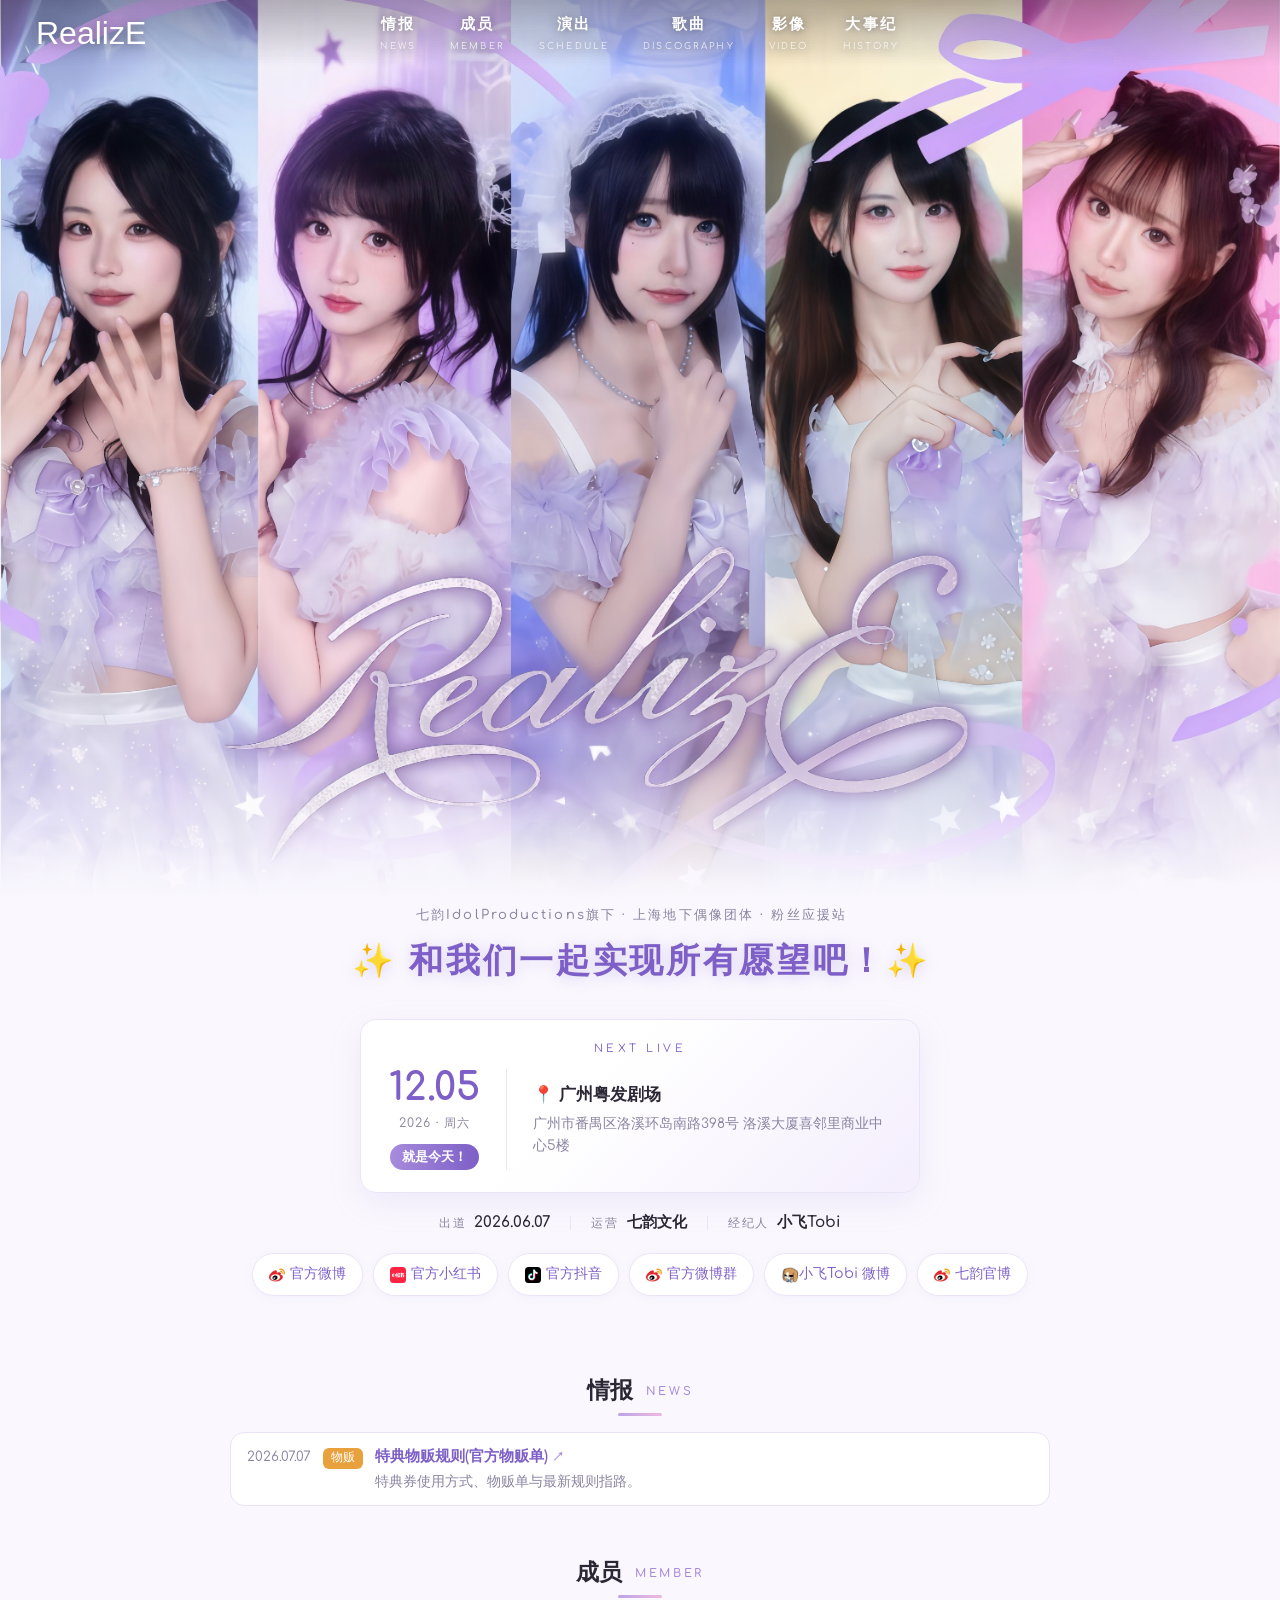
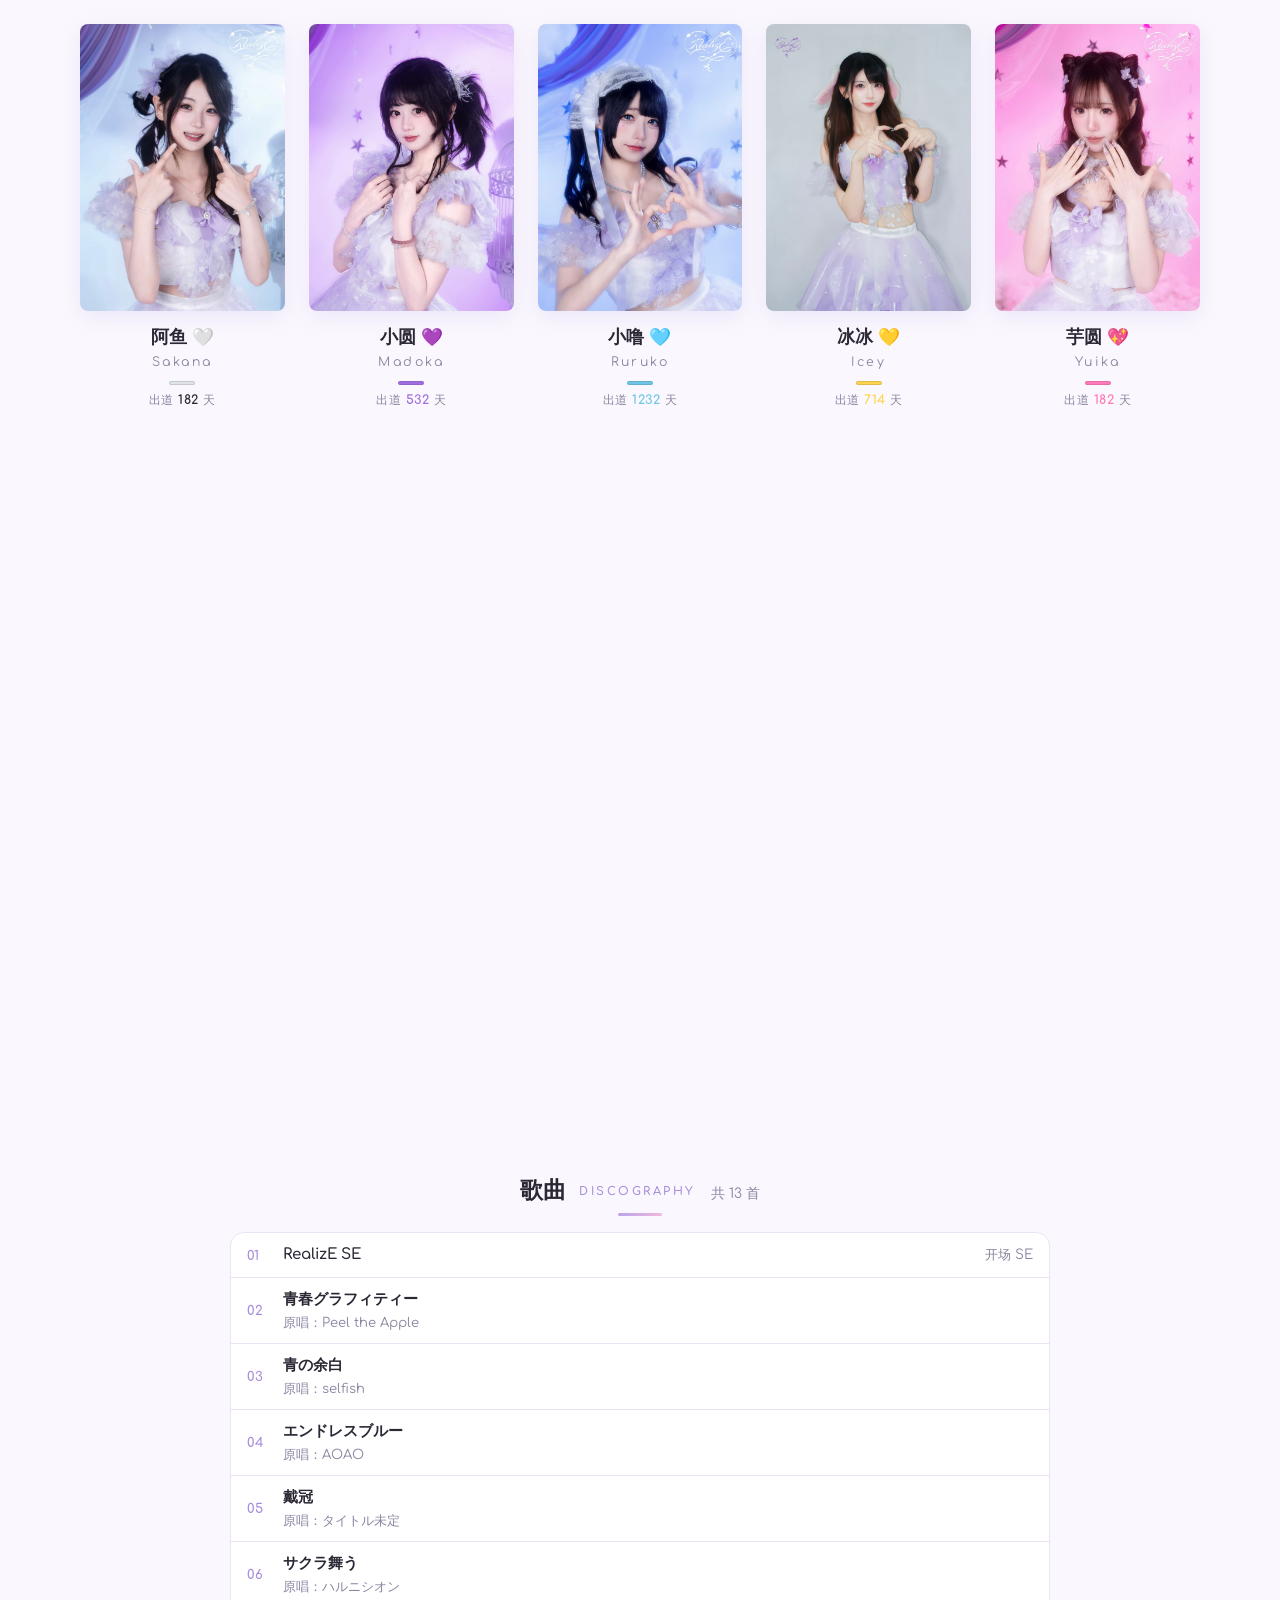
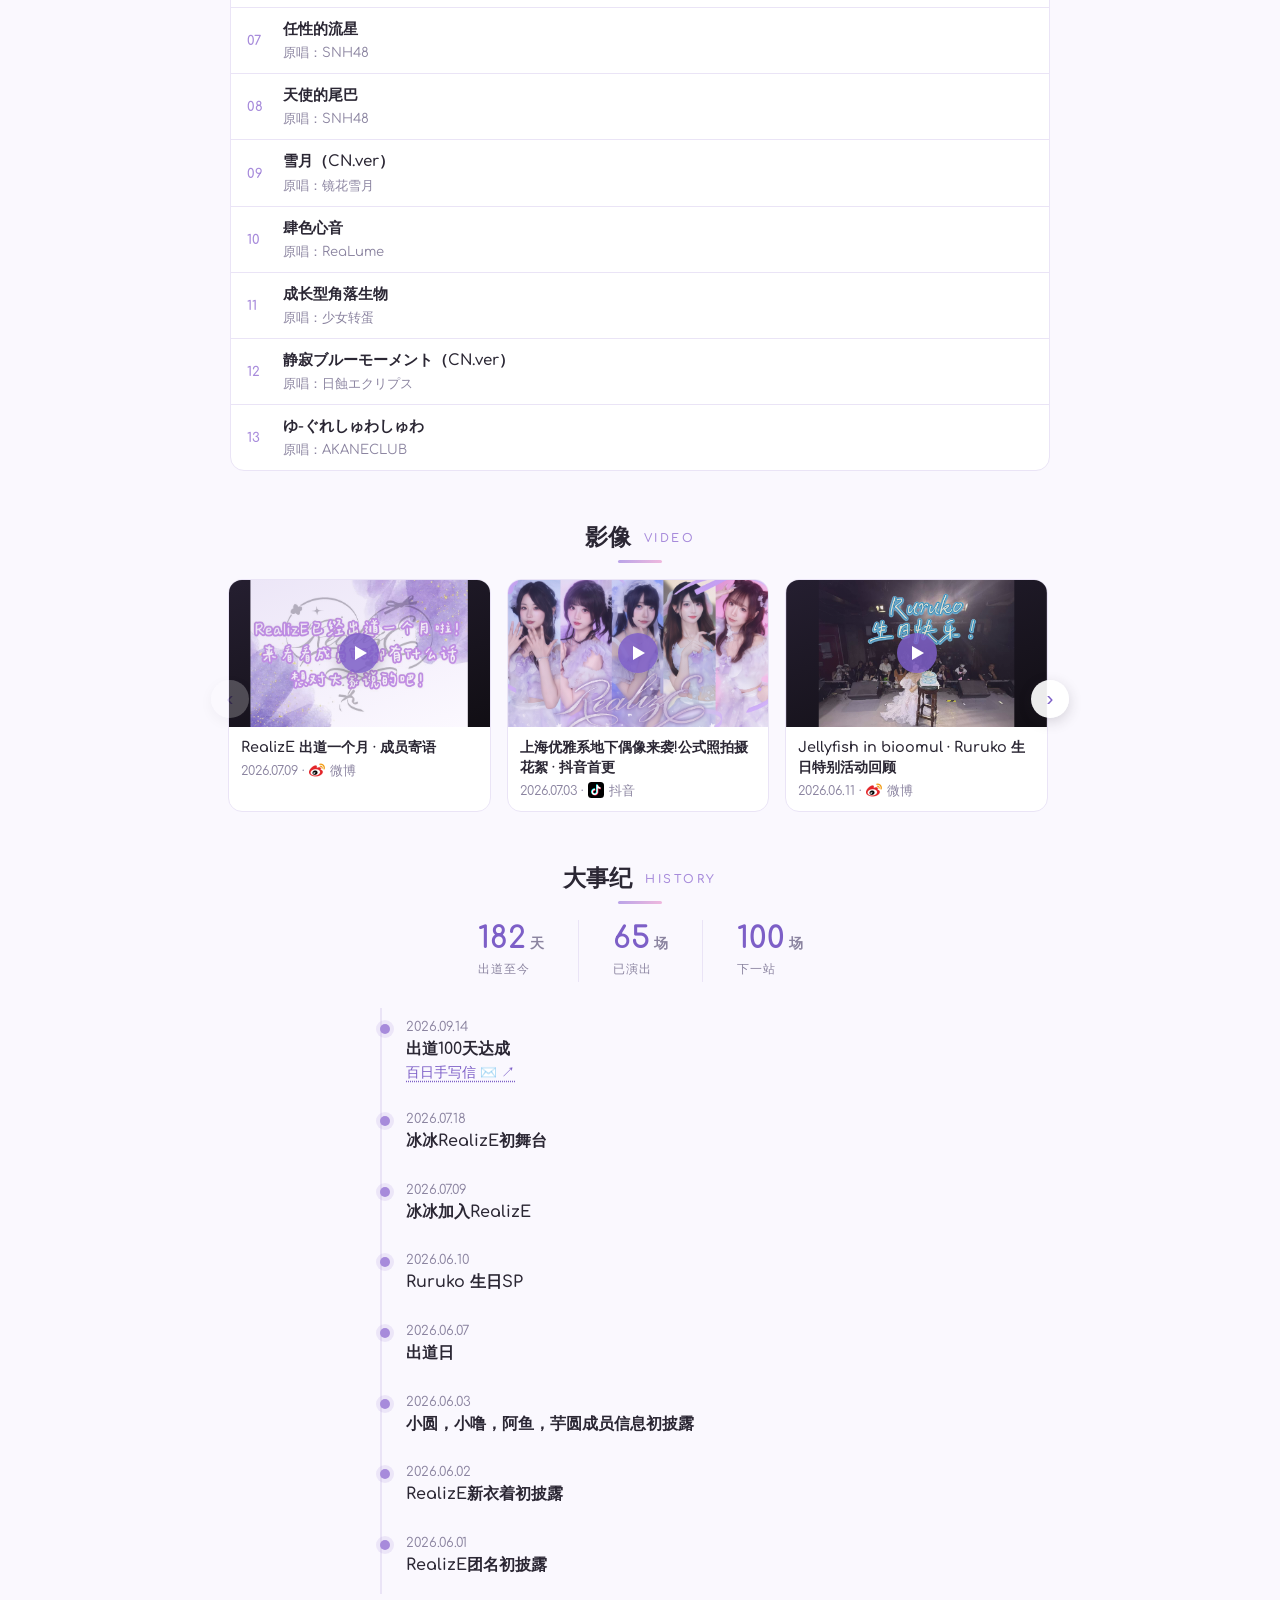
<file: index.html>
<!DOCTYPE html>
<html lang="zh-CN">
<head>
  <meta charset="UTF-8">
  <meta name="viewport" content="width=device-width, initial-scale=1.0">
  <title>RealizE ✨</title>
  <link rel="icon" href="assets/favicon.png">
  <link rel="preconnect" href="https://fonts.googleapis.com">
  <link rel="preconnect" href="https://fonts.gstatic.com" crossorigin>
  <link rel="stylesheet" href="https://fonts.googleapis.com/css2?family=Comfortaa:wght@400;600;700&display=swap">
  <link rel="stylesheet" href="css/style.css">
  <!-- 百度统计:仅正式域名加载,本地预览不计数 -->
  <script>
    var _hmt = _hmt || [];
    (function () {
      if (!/(^|\.)realizefansite\.com$/.test(location.hostname)) return;
      var hm = document.createElement("script");
      hm.src = "https://hm.baidu.com/hm.js?3ab5be72068299e30c27701fbe90d489";
      var s = document.getElementsByTagName("script")[0];
      s.parentNode.insertBefore(hm, s);
    })();
  </script>
</head>
<body>

  <nav class="topnav">
    <a href="#top" class="nav-logo">RealizE</a>
    <div class="nav-links">
      <a href="#sec-news"><span class="zh">情报</span><span class="en">News</span></a>
      <a href="#sec-member"><span class="zh">成员</span><span class="en">Member</span></a>
      <a href="#sec-schedule"><span class="zh">演出</span><span class="en">Schedule</span></a>
      <a href="#sec-songs"><span class="zh">歌曲</span><span class="en">Discography</span></a>
      <a href="#sec-video"><span class="zh">影像</span><span class="en">Video</span></a>
      <a href="#sec-history"><span class="zh">大事纪</span><span class="en">History</span></a>
    </div>
  </nav>

  <header class="hero-full" id="top">
    <img class="hero-photo" src="assets/group-photo.jpg" alt="RealizE 公式照">
  </header>

  <section class="hero-info">
    <p id="group-tagline" class="tagline"></p>
    <h1 id="group-name"></h1>
    <div id="next-show" class="next-show"></div>
    <div id="group-sub" class="facts"></div>
    <p id="group-links" class="sub"></p>
  </section>

  <main>
    <section id="sec-news">
      <h2>情报 <span class="h2-en">NEWS</span></h2>
      <div id="news" class="news"></div>
    </section>

    <section id="sec-member" class="sec-center">
      <h2>成员 <span class="h2-en">MEMBER</span></h2>
      <div id="members" class="members"></div>
    </section>

    <section id="sec-schedule">
      <h2>演出档案 <span class="h2-en">SCHEDULE</span> <span id="show-count" class="h2-sub"></span></h2>
      <div class="view-toggle" id="view-toggle">
        <button data-view="cal" class="on">📅 日历</button>
        <button data-view="list">📋 列表</button>
        <button type="button" id="ics-btn" class="ics-btn" title="把演出日程同步到手机日历">🔔 订阅</button>
      </div>
      <div class="view-toggle kind-toggle" id="kind-toggle">
        <button data-kind="all" class="on">全部</button>
        <button data-kind="show">🎤 演出</button>
        <button data-kind="mile">🎉 纪念日</button>
      </div>
      <div id="filters" class="filters"></div>
      <div id="calendar" class="cal"></div>
      <div id="shows" class="shows" hidden></div>
      <div id="pager" class="pager" hidden></div>
    </section>

    <section id="sec-songs">
      <h2>歌曲 <span class="h2-en">DISCOGRAPHY</span> <span id="song-count" class="h2-sub"></span></h2>
      <div id="songs" class="songs"></div>
    </section>

    <section id="sec-video">
      <h2>影像 <span class="h2-en">VIDEO</span></h2>
      <div class="videos-wrap">
        <button id="vid-prev" class="vid-nav prev" title="上一批" hidden>‹</button>
        <div id="videos" class="videos"></div>
        <button id="vid-next" class="vid-nav next" title="下一批" hidden>›</button>
      </div>
    </section>

    <section id="sec-history">
      <h2>大事纪 <span class="h2-en">HISTORY</span></h2>
      <div id="stats" class="stats"></div>
      <div id="timeline" class="timeline"></div>
    </section>
  </main>

  <div id="show-modal" class="modal-mask" hidden>
    <div class="modal show-dlg">
      <button id="show-modal-close" class="modal-close" title="关闭">✕</button>
      <div id="show-modal-body" class="show-dlg-body"></div>
    </div>
  </div>

  <div id="member-modal" class="modal-mask" hidden>
    <button id="modal-prev" class="modal-nav prev" title="上一位">‹</button>
    <div class="modal">
      <button id="modal-close" class="modal-close" title="关闭">✕</button>
      <div id="modal-body" class="modal-body"></div>
    </div>
    <button id="modal-next" class="modal-nav next" title="下一位">›</button>
  </div>

  <footer>
    <div class="disclaimer">
      <p>本站为粉丝自发创建的非官方应援站，与 RealizE、七韵文化（七韵IdolProductions）及各位成员
        均无隶属、合作或授权关系，站内内容不代表官方立场。</p>
      <p>演出、日程、成员等信息均为手工整理，可能存在错误或更新滞后，
        一切请以<a href="https://weibo.com/n/RealizE_Project" target="_blank" rel="noopener">官方微博</a>等官方渠道发布为准。
        本站不提供票务交易，请通过官方公布的渠道购票。</p>
      <p>站内 logo、公式照等图片素材版权归原权利人所有，仅作粉丝应援用途。
        如权利人认为本站内容不妥，请联系<a href="https://weibo.com/n/银河系最美的银河" target="_blank" rel="noopener">粉丝站管理员微博</a>，将第一时间处理；
        官方事务可联系七韵官方邮箱 septavehr@yofuki.art。</p>
    </div>
    <div id="edit-link" class="data-links" hidden><a href="edit.html">✏️ 编辑数据（本地）</a></div>
  </footer>

  <script src="js/fallback.js"></script>
  <script src="js/derive.js"></script>
  <script src="js/app.js"></script>
</body>
</html>
</file>
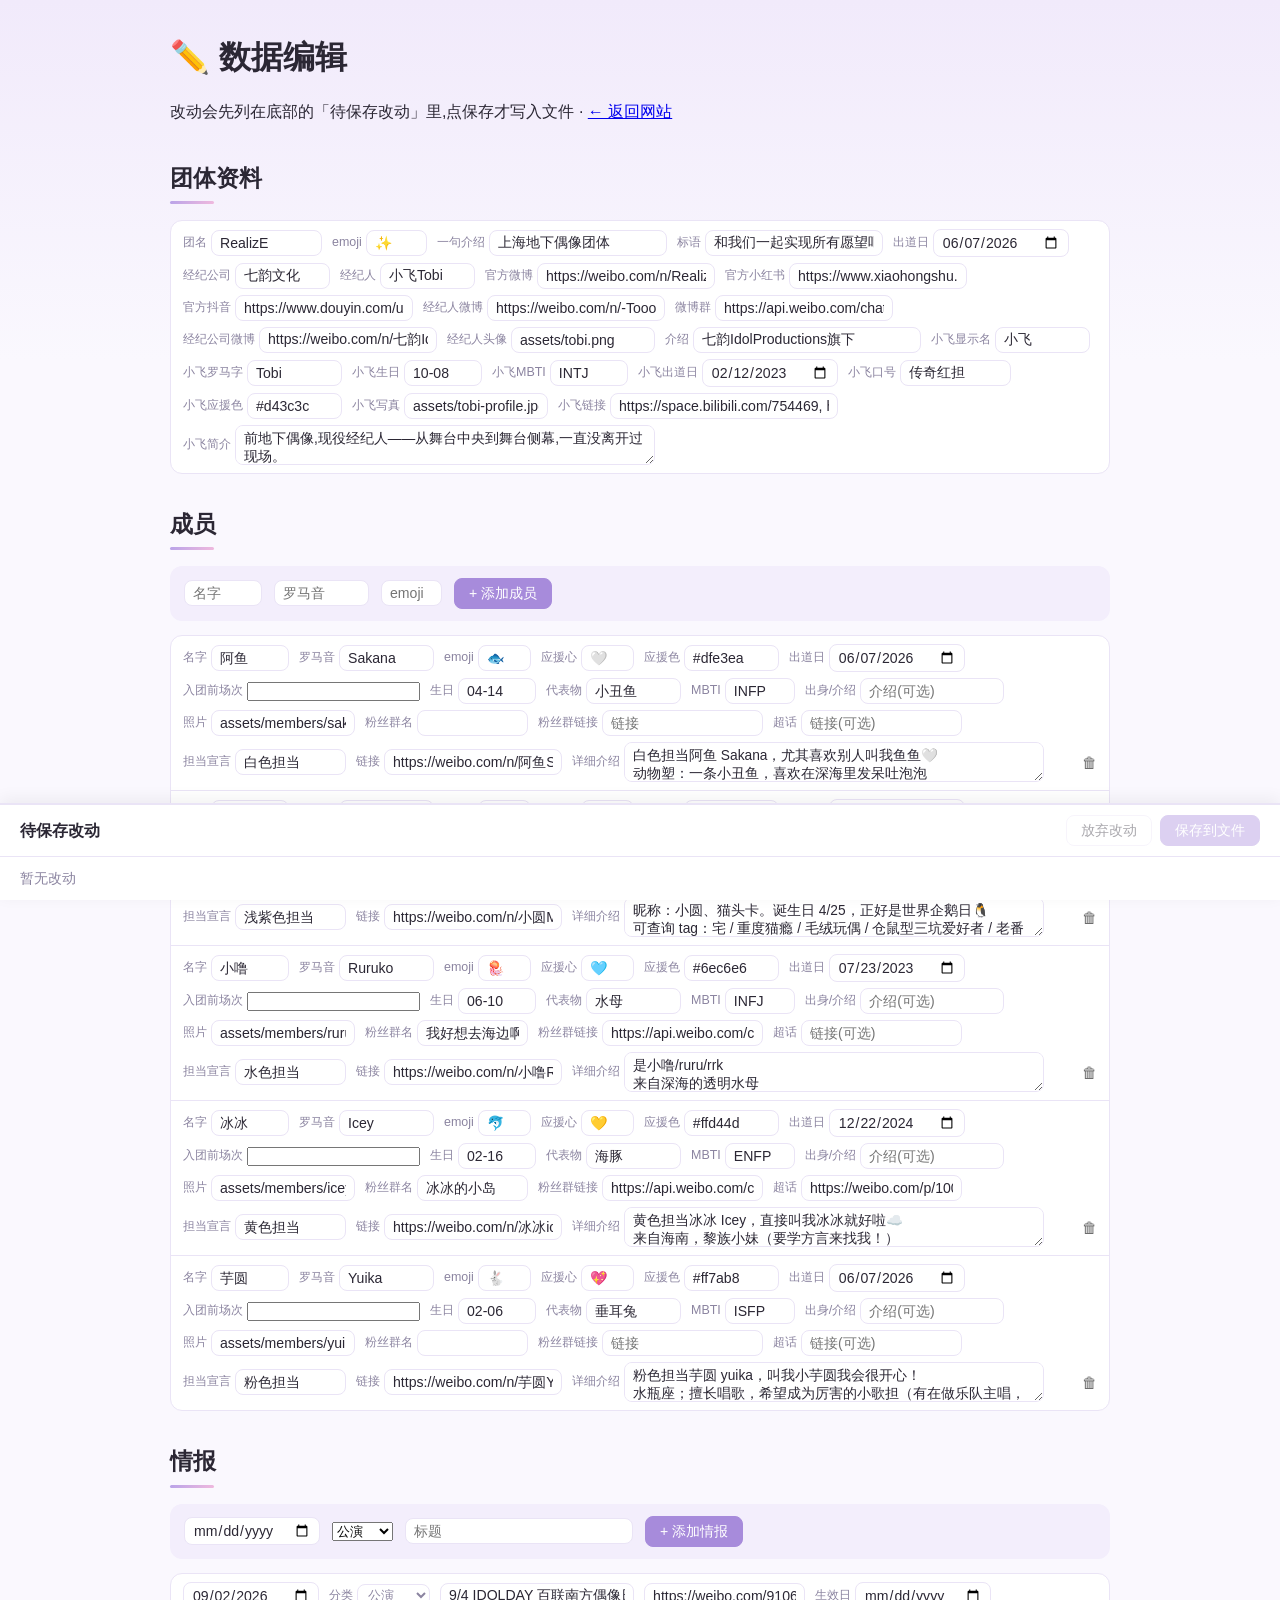
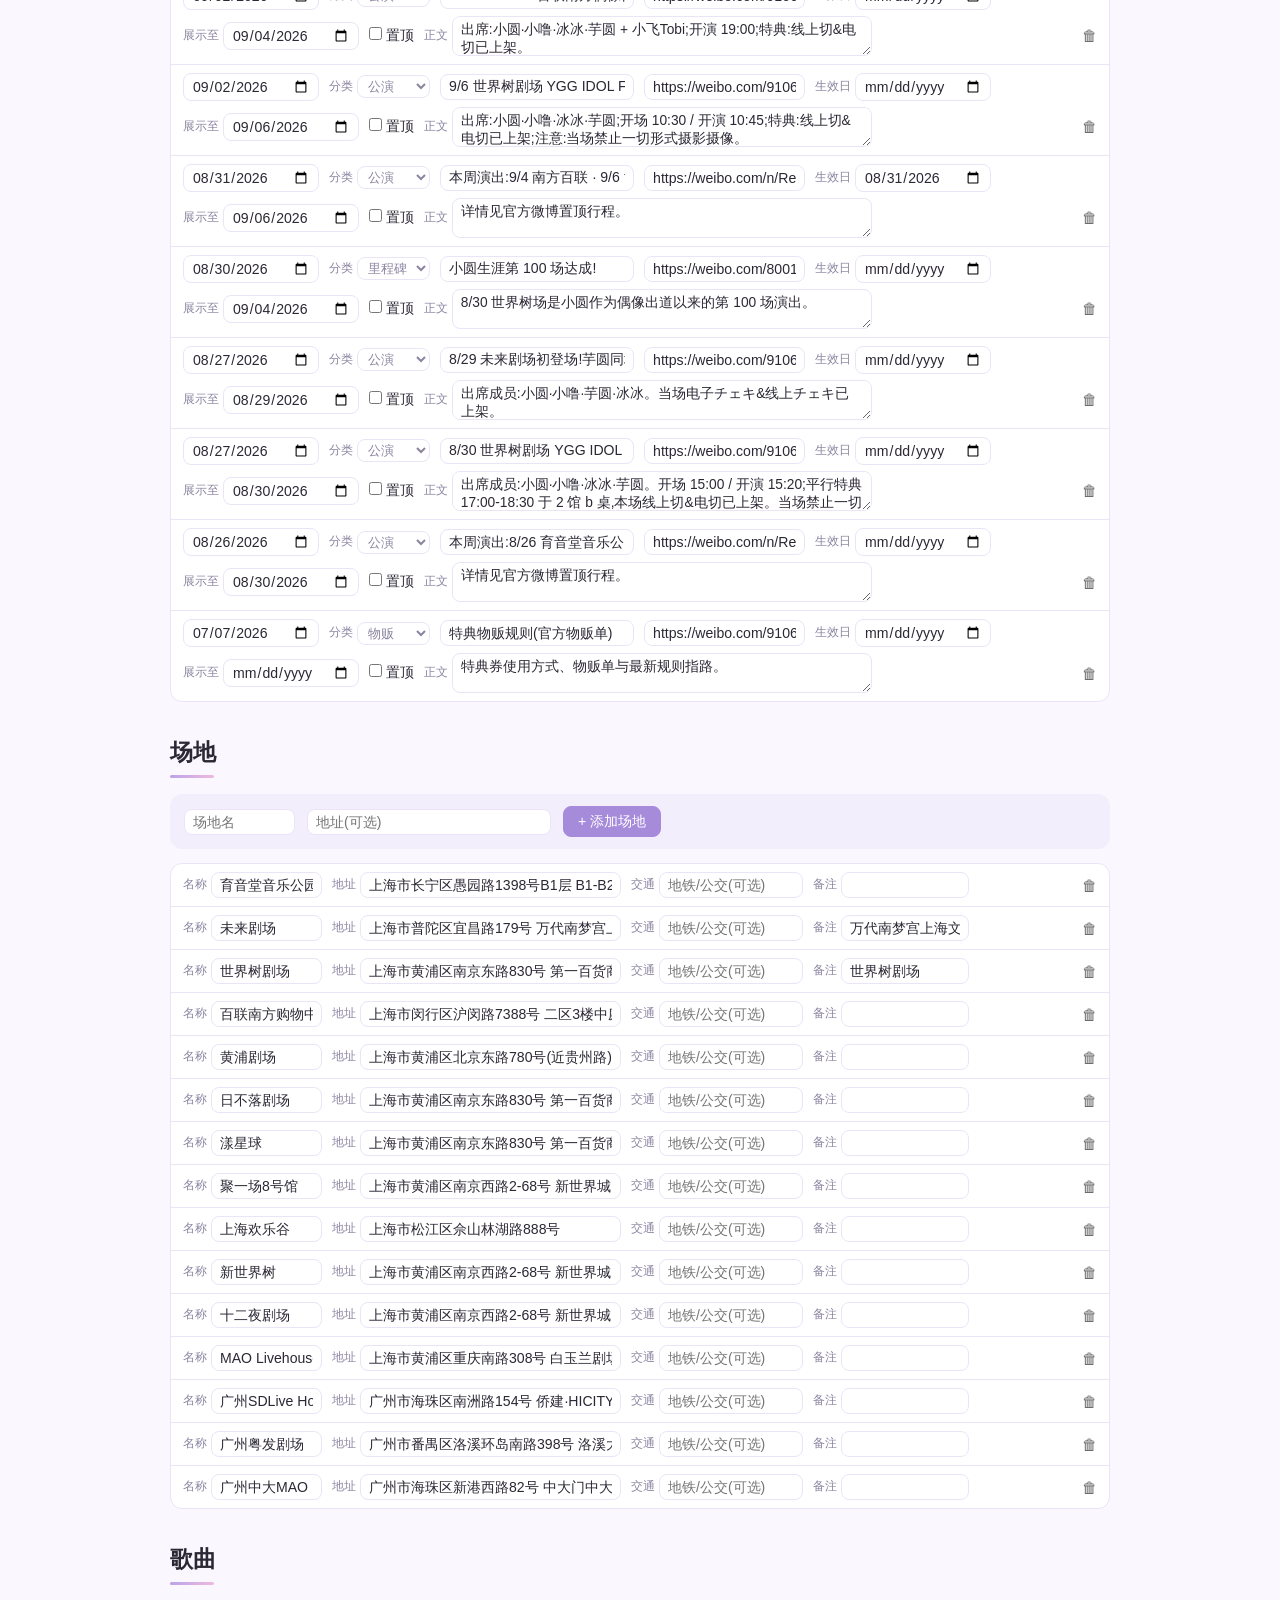
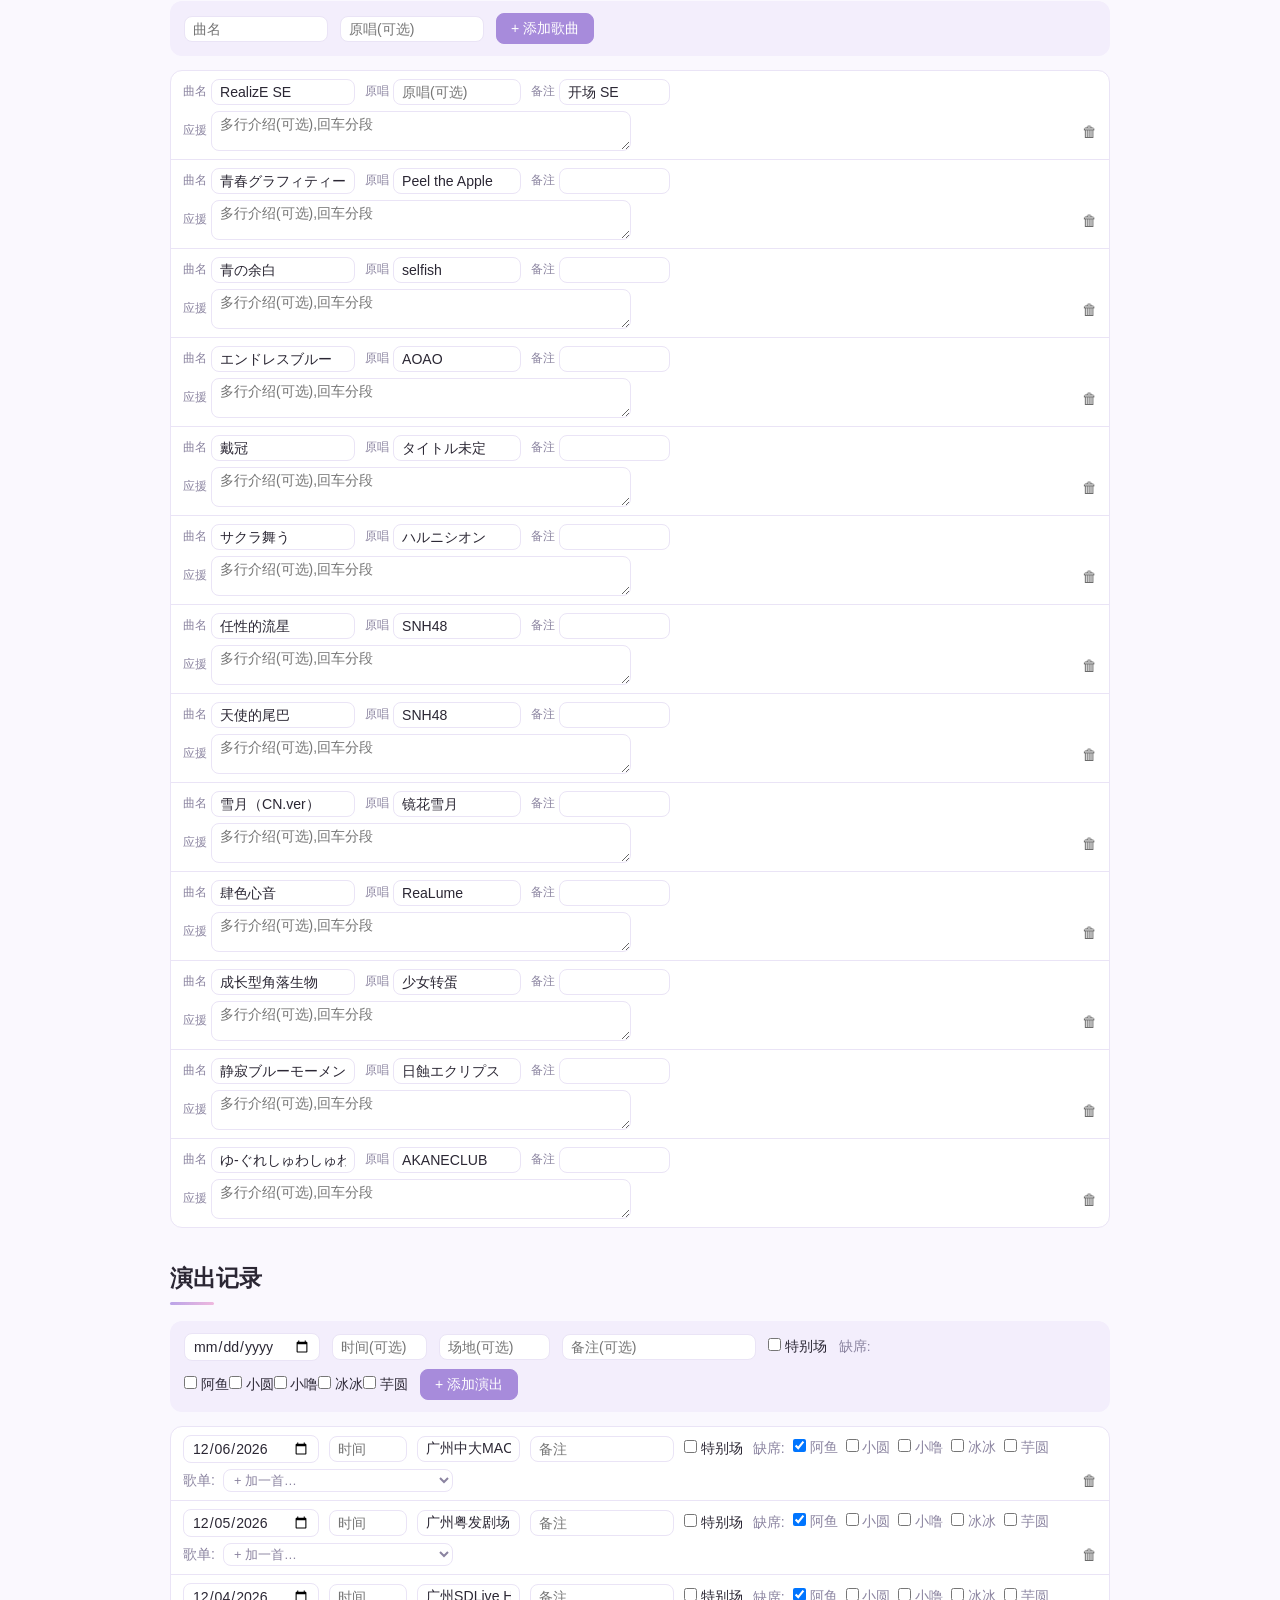
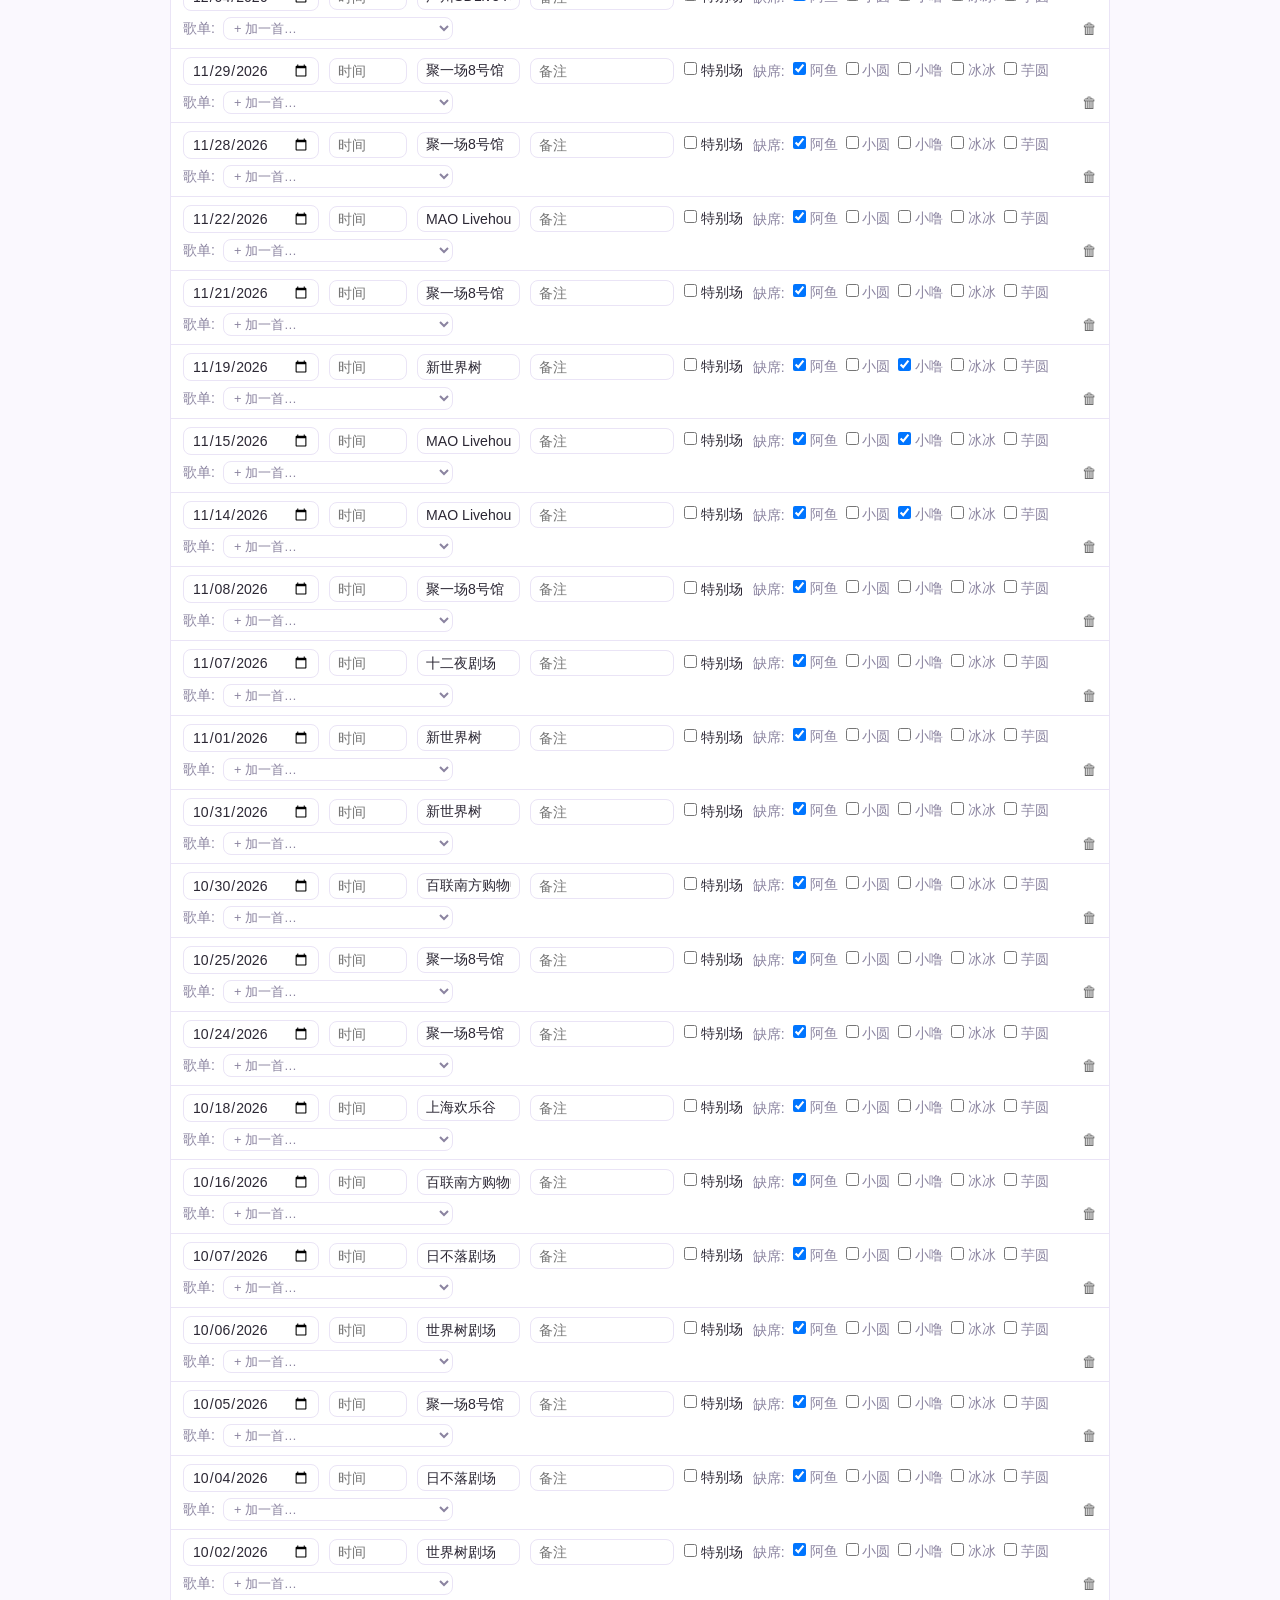
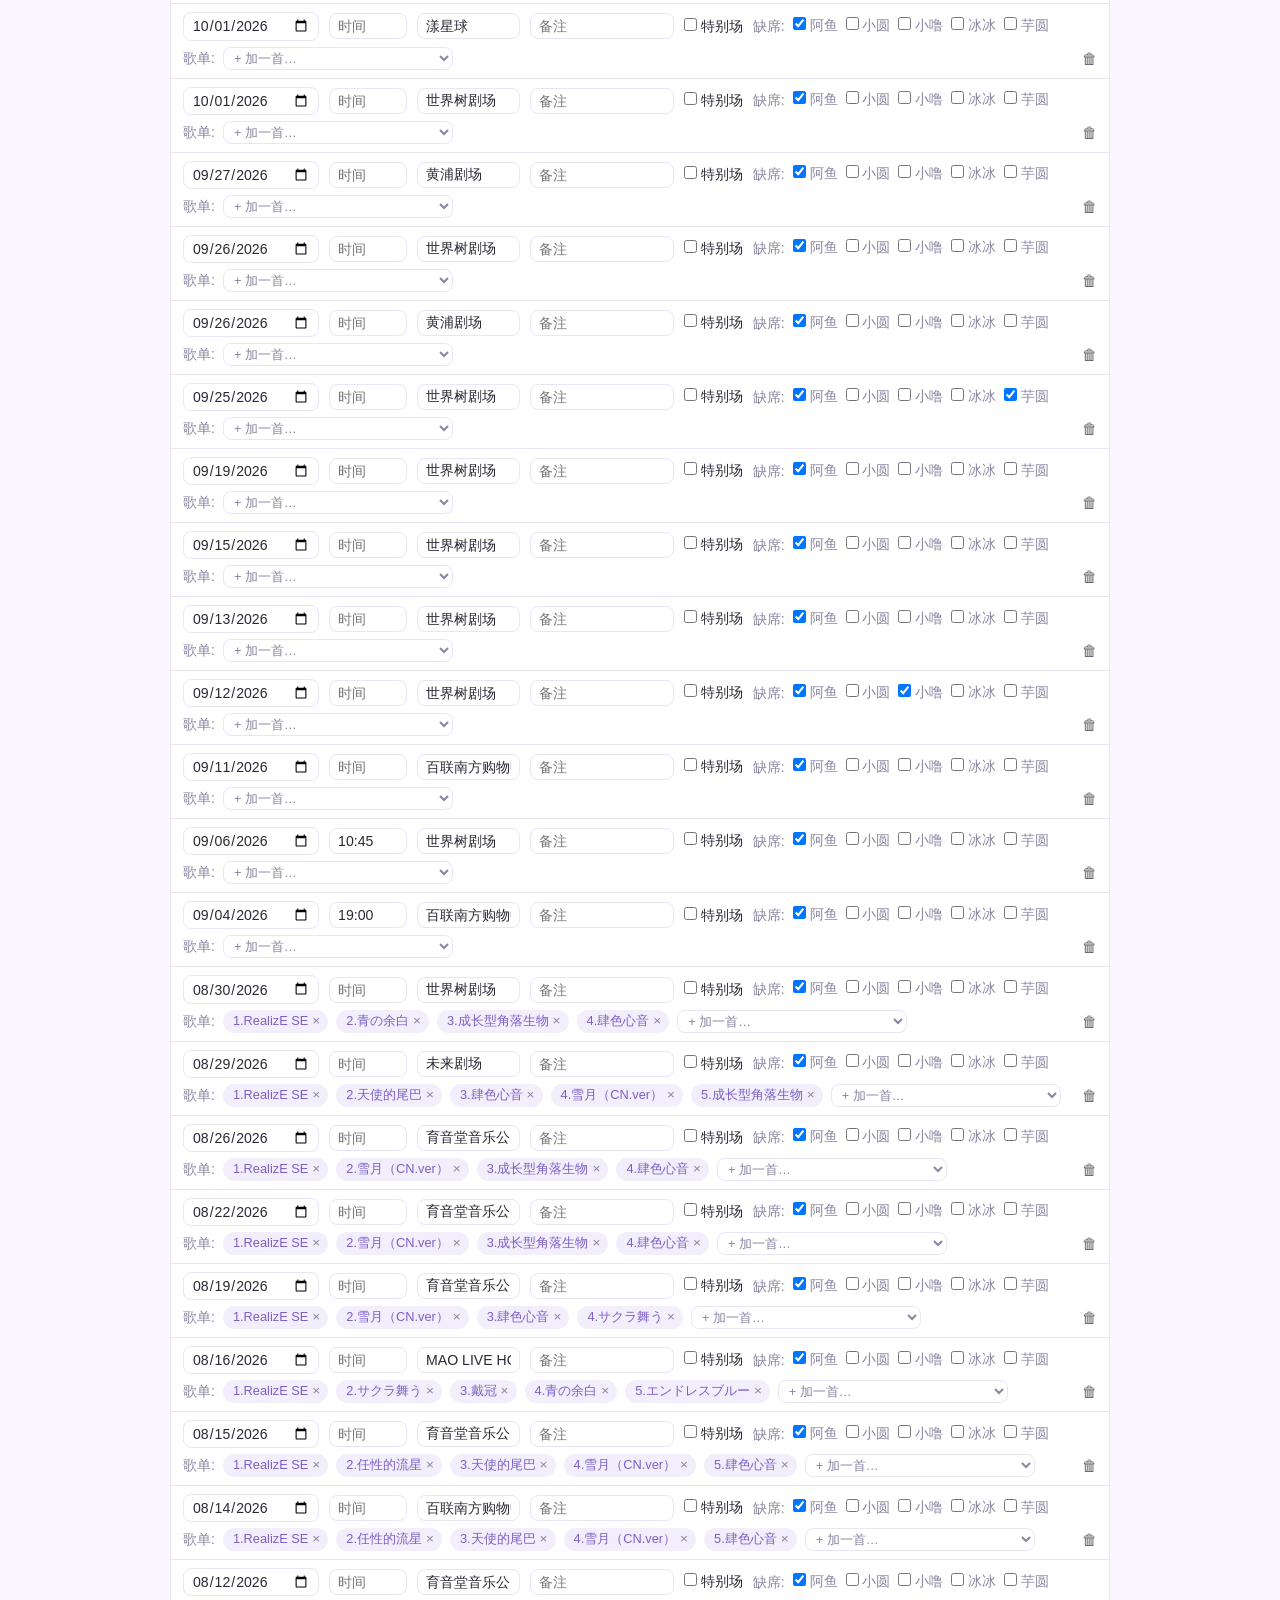
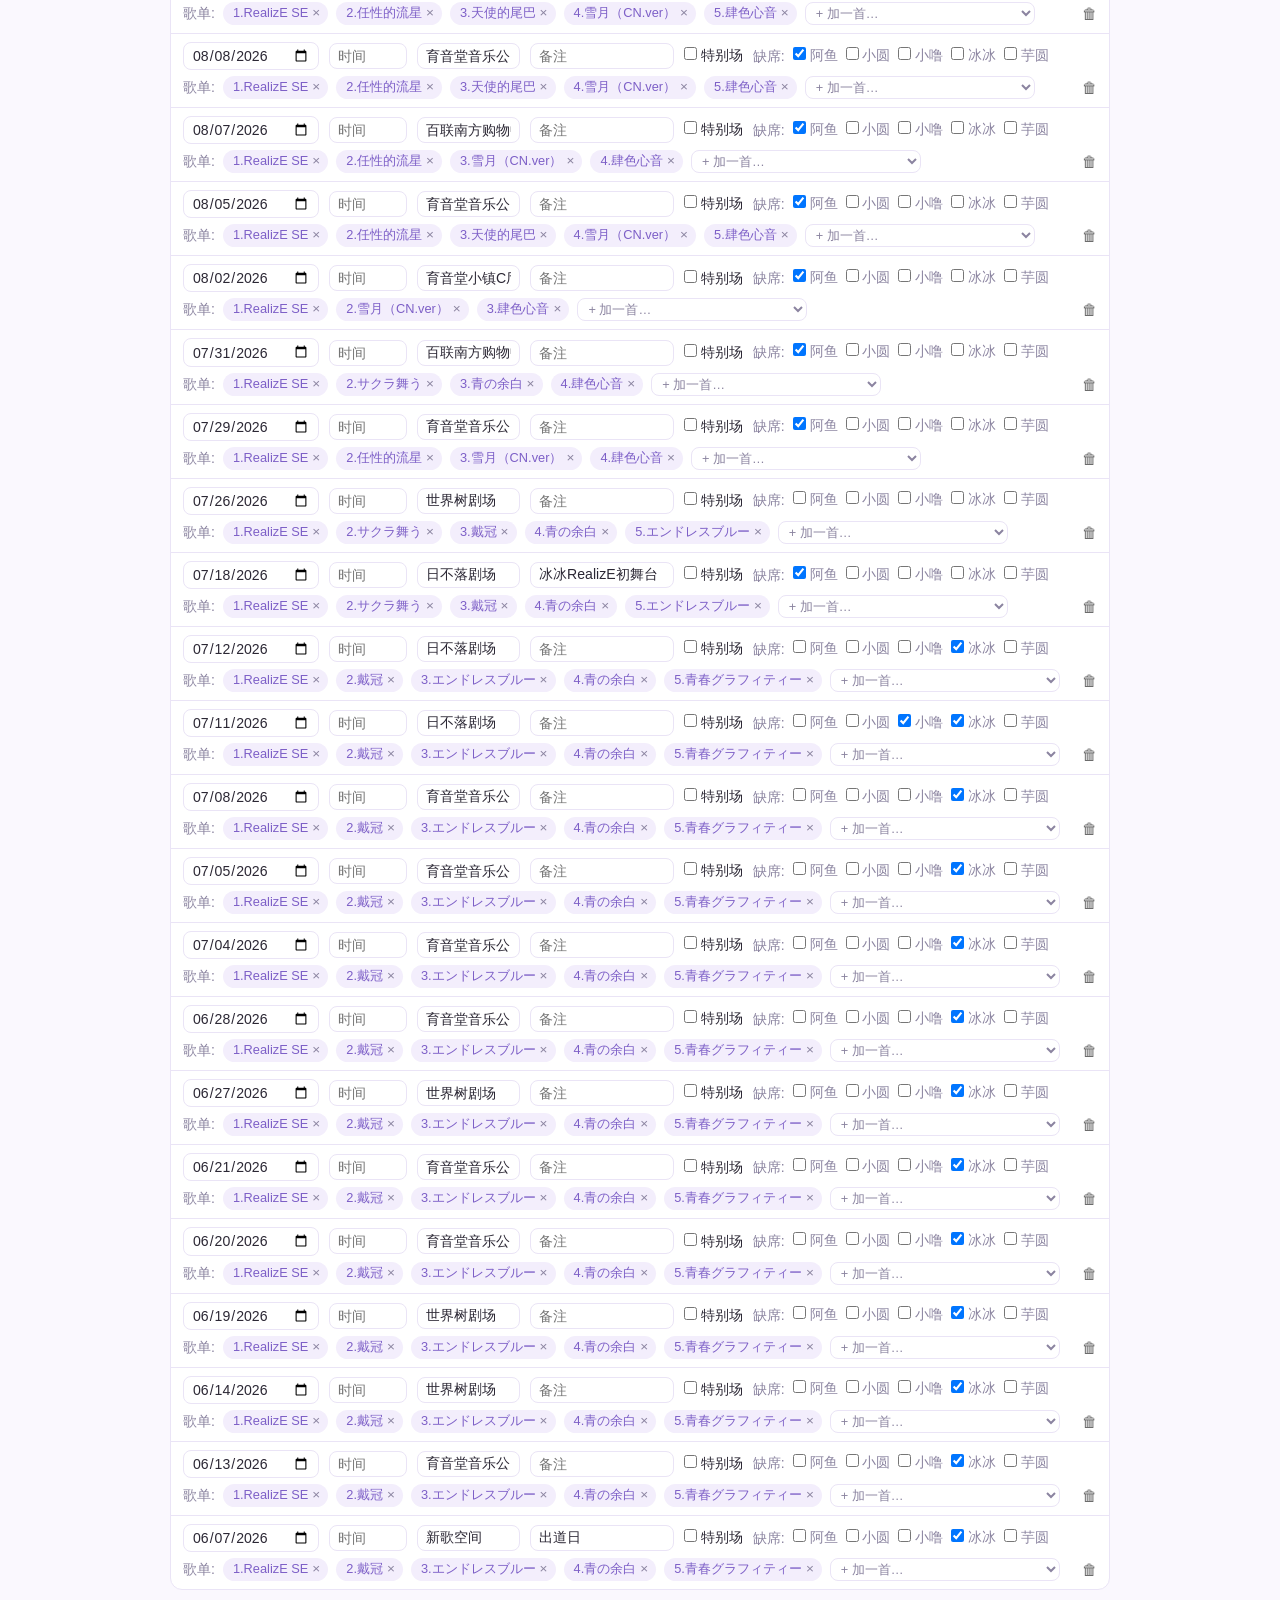
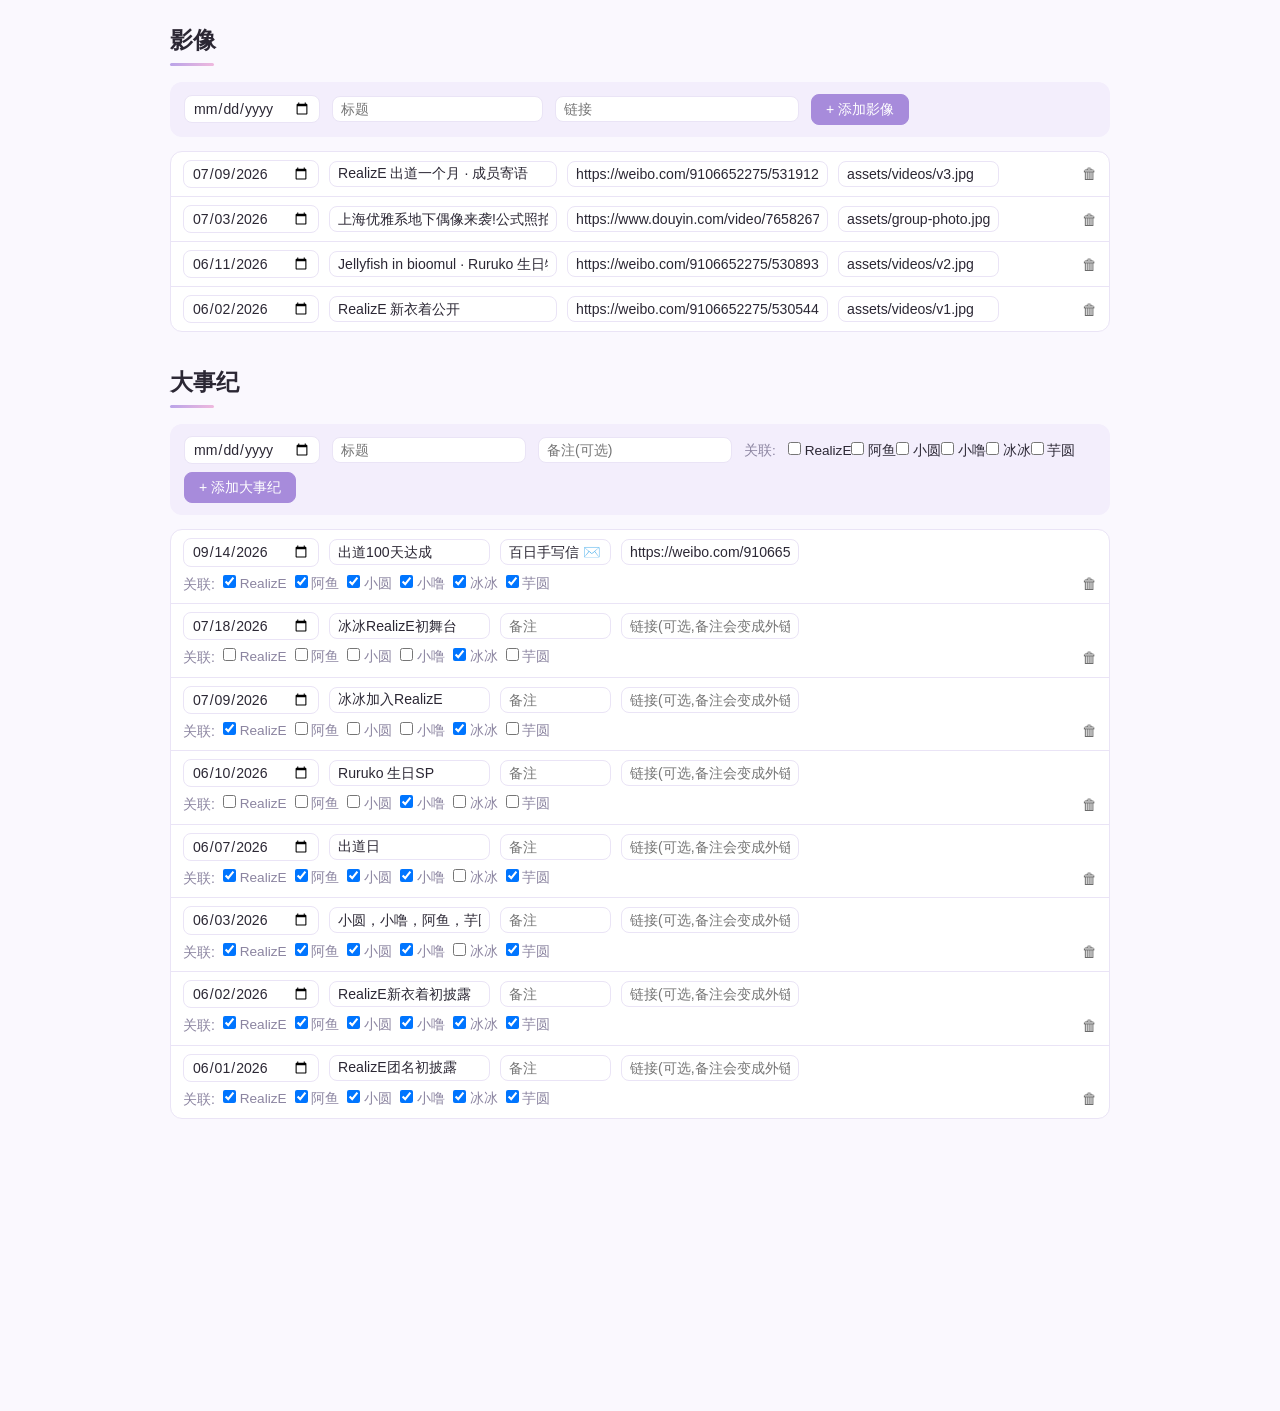
<file: edit.html>
<!DOCTYPE html>
<html lang="zh-CN">
<head>
  <meta charset="UTF-8">
  <meta name="viewport" content="width=device-width, initial-scale=1.0">
  <title>RealizE · 数据编辑</title>
  <link rel="stylesheet" href="css/style.css">
</head>
<body class="edit-page">

  <header class="edit-header">
    <h1>✏️ 数据编辑</h1>
    <p class="sub">改动会先列在底部的「待保存改动」里,点保存才写入文件 · <a href="index.html">← 返回网站</a></p>
  </header>

  <main>
    <section>
      <h2>团体资料</h2>
      <div id="group-form" class="edit-rows"></div>
    </section>

    <section>
      <h2>成员</h2>
      <form id="member-add" class="add-form">
        <input type="text" name="name" placeholder="名字" required size="6">
        <input type="text" name="roman" placeholder="罗马音" size="8">
        <input type="text" name="emoji" placeholder="emoji" size="4">
        <button type="submit">+ 添加成员</button>
      </form>
      <div id="member-rows" class="edit-rows"></div>
    </section>

    <section>
      <h2>情报</h2>
      <form id="news-add" class="add-form">
        <input type="date" name="date" required>
        <select name="cat">
          <option>公演</option><option>物贩</option><option>生诞祭</option><option>里程碑</option><option>其他</option>
        </select>
        <input type="text" name="title" placeholder="标题" required size="24">
        <button type="submit">+ 添加情报</button>
      </form>
      <div id="news-rows" class="edit-rows"></div>
    </section>

    <section>
      <h2>场地</h2>
      <form id="venue-add" class="add-form">
        <input type="text" name="name" placeholder="场地名" required size="10">
        <input type="text" name="address" placeholder="地址(可选)" size="26">
        <button type="submit">+ 添加场地</button>
      </form>
      <div id="venue-rows" class="edit-rows"></div>
    </section>

    <section>
      <h2>歌曲</h2>
      <form id="song-add" class="add-form">
        <input type="text" name="title" placeholder="曲名" required size="14">
        <input type="text" name="artist" placeholder="原唱(可选)" size="14">
        <button type="submit">+ 添加歌曲</button>
      </form>
      <div id="song-rows" class="edit-rows"></div>
    </section>

    <section>
      <h2>演出记录</h2>
      <form id="show-add" class="add-form">
        <input type="date" name="date" required>
        <input type="text" name="time" placeholder="时间(可选)" size="8">
        <input type="text" name="venue" placeholder="场地(可选)" size="10">
        <input type="text" name="note" placeholder="备注(可选)">
        <label><input type="checkbox" name="special"> 特别场</label>
        <span class="absent-label">缺席:</span>
        <span id="show-add-absent"></span>
        <button type="submit">+ 添加演出</button>
      </form>
      <div id="show-rows" class="edit-rows"></div>
    </section>

    <section>
      <h2>影像</h2>
      <form id="video-add" class="add-form">
        <input type="date" name="date">
        <input type="text" name="title" placeholder="标题" required size="22">
        <input type="text" name="url" placeholder="链接" required size="26">
        <button type="submit">+ 添加影像</button>
      </form>
      <div id="video-rows" class="edit-rows"></div>
    </section>

    <section>
      <h2>大事纪</h2>
      <form id="event-add" class="add-form">
        <input type="date" name="date" required>
        <input type="text" name="title" placeholder="标题" required>
        <input type="text" name="note" placeholder="备注(可选)">
        <span class="absent-label">关联:</span>
        <span id="event-add-who"></span>
        <button type="submit">+ 添加大事纪</button>
      </form>
      <div id="event-rows" class="edit-rows"></div>
    </section>
  </main>

  <div id="diff-panel" class="diff-panel">
    <div class="diff-head">
      <strong>待保存改动</strong>
      <span id="diff-status" class="diff-status"></span>
      <span class="diff-actions">
        <button id="discard" disabled>放弃改动</button>
        <button id="save" class="primary" disabled>保存到文件</button>
      </span>
    </div>
    <div id="diff-list" class="diff-list">暂无改动</div>
  </div>

  <script src="js/fallback.js"></script>
  <script src="js/edit-diff.js"></script>
  <script src="js/edit.js"></script>
</body>
</html>
</file>
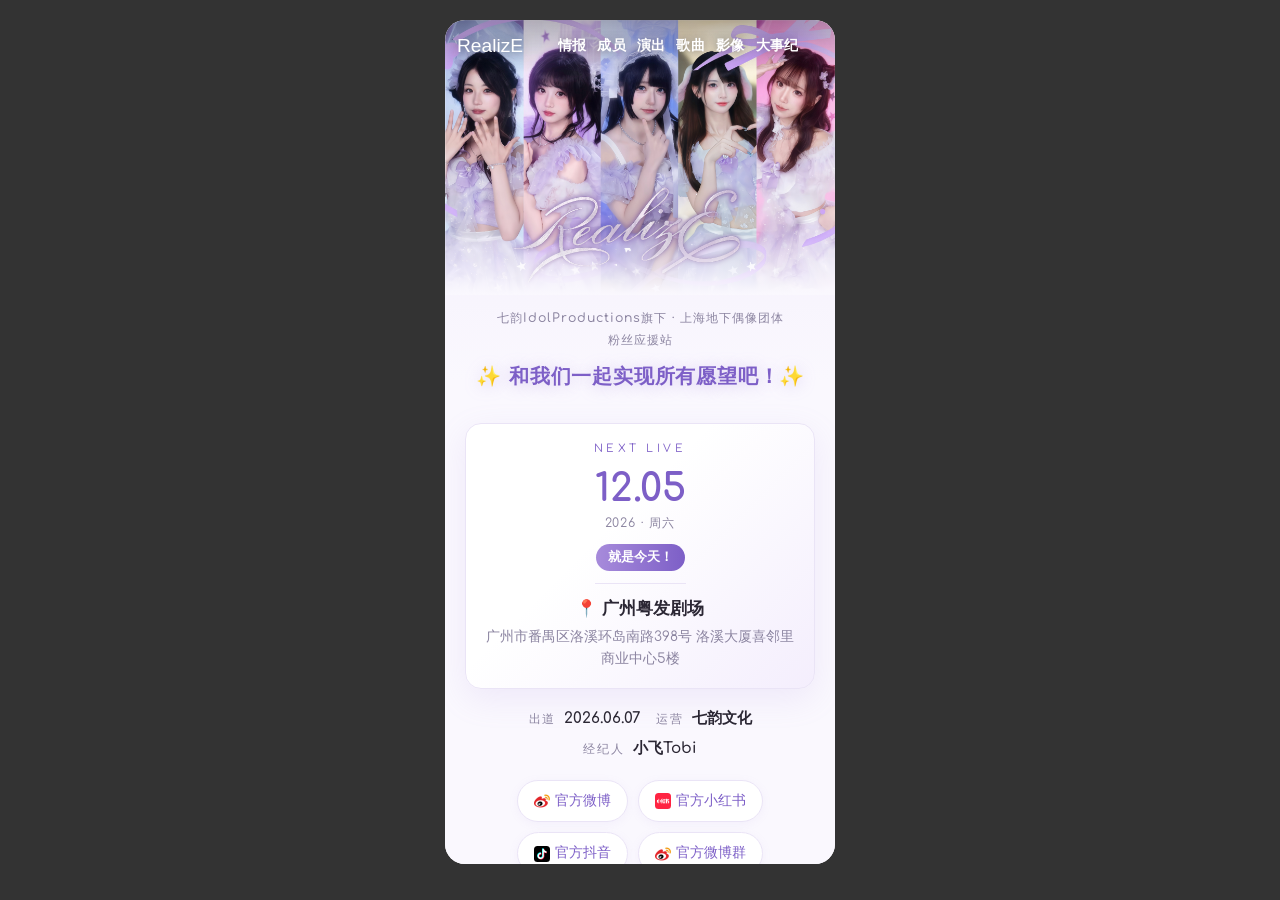
<file: tools/mobile-preview.html>
<!DOCTYPE html>
<html><head><meta charset="utf-8"><title>mobile preview</title>
<style>body{margin:0;display:flex;gap:20px;justify-content:center;background:#333;padding:20px}
iframe{width:390px;height:844px;border:0;border-radius:20px;background:#fff}</style></head>
<body><iframe src="../index.html"></iframe></body></html>
</file>
<file: css/style.css>
/* 视觉方向：跟随官方的"梦幻淡紫"系（微博头像/公式照的薰衣草紫 + 白 + 星光）。
   颜色集中在 :root 变量里，调整色调只动这里。 */
:root {
  --bg: #faf8fe;
  --card: #ffffff;
  --text: #2b2734;
  --muted: #8b84a0;
  --line: #eae4f6;
  --accent: #a78bdb;        /* 薰衣草紫：chip、色块 */
  --accent-deep: #7d5fc7;   /* 深一档：文字高亮，保证对比度 */
  --accent-soft: #f3eefc;   /* 极淡紫：底色 */
  --grad: linear-gradient(120deg, #b9a3e8, #f0b9de); /* 淡紫→淡粉 */
}

* { box-sizing: border-box; margin: 0; padding: 0; }

/* hidden 属性永远生效,防止被 display:flex/grid 类覆盖 */
[hidden] { display: none !important; }

html { scroll-behavior: smooth; }
main section { scroll-margin-top: 82px; }

/* ---------- 固定顶部导航(参考日系偶像官网) ---------- */
.topnav {
  position: fixed;
  top: 0;
  left: 0;
  right: 0;
  height: 66px;
  display: flex;
  align-items: center;
  gap: 30px;
  padding: 0 36px;
  background: rgba(250, 248, 254, 0.8);
  backdrop-filter: blur(14px);
  -webkit-backdrop-filter: blur(14px);
  box-shadow: 0 2px 24px rgba(167, 139, 219, 0.18);
  z-index: 90;
  transition: background 0.3s ease, box-shadow 0.3s ease;
}
/* Hero 大图上:透明底白字(参考日系官网),滚过后回到毛玻璃;
   加一条很淡的顶部渐变 scrim,白字压在公式照亮部(浅紫丝带等)也保持可读 */
.topnav.over-hero {
  background: linear-gradient(to bottom, rgba(43, 39, 52, 0.34), rgba(43, 39, 52, 0));
  backdrop-filter: none;
  -webkit-backdrop-filter: none;
  box-shadow: none;
}
.topnav.over-hero .nav-logo,
.topnav.over-hero .nav-links .zh {
  color: #fff;
  text-shadow: 0 1px 10px rgba(43, 39, 52, 0.5);
}
.topnav.over-hero .nav-links .en {
  color: rgba(255, 255, 255, 0.82);
  text-shadow: 0 1px 8px rgba(43, 39, 52, 0.5);
}
.topnav.over-hero .nav-links a::after {
  background: #fff;
}
.nav-logo {
  font-family: "Apple Chancery", "Snell Roundhand", "Segoe Script", cursive, sans-serif;
  font-size: 2rem;
  color: var(--accent-deep);
  text-decoration: none;
  line-height: 1;
}
/* 链接组以页面中轴绝对居中(左侧 logo 不再把它挤偏) */
.nav-links {
  display: flex;
  gap: 30px;
  position: absolute;
  left: 50%;
  transform: translateX(-50%);
}
.nav-links a {
  position: relative;
  display: flex;
  flex-direction: column;
  align-items: center;
  gap: 2px;
  padding: 5px 2px;
  color: var(--text);
  text-decoration: none;
  transition: color 0.2s;
}
.nav-links .zh { font-size: 0.95rem; font-weight: 600; letter-spacing: 0.14em; }
.nav-links .en {
  font-family: "Comfortaa", sans-serif;
  font-size: 0.56rem;
  letter-spacing: 0.24em;
  text-transform: uppercase;
  color: var(--muted);
  transition: color 0.2s;
}
.nav-links a::after {
  content: "";
  position: absolute;
  left: 6%;
  right: 6%;
  bottom: -3px;
  height: 2px;
  border-radius: 1px;
  background: linear-gradient(90deg, var(--accent), var(--accent-deep));
  transform: scaleX(0);
  transition: transform 0.25s ease;
}
.nav-links a:hover { color: var(--accent-deep); }
.nav-links a:hover .en { color: var(--accent); }
.nav-links a:hover::after { transform: scaleX(1); }

/* ---------- 滚动渐入 ---------- */
.reveal {
  opacity: 0;
  transform: translateY(22px);
  transition: opacity 0.65s ease, transform 0.65s ease;
  transition-delay: var(--d, 0s);
}
.reveal.in { opacity: 1; transform: none; }

/* Hero 信息区进场:各元素依次浮现 */
@keyframes rise {
  from { opacity: 0; transform: translateY(18px); }
  to { opacity: 1; transform: none; }
}
.hero-info > * { animation: rise 0.7s ease both; }
.hero-info > :nth-child(2) { animation-delay: 0.08s; }
.hero-info > :nth-child(3) { animation-delay: 0.16s; }
.hero-info > :nth-child(4) { animation-delay: 0.22s; }
.hero-info > :nth-child(5) { animation-delay: 0.28s; }
.hero-info > :nth-child(6) { animation-delay: 0.34s; }
.hero-info > :nth-child(7) { animation-delay: 0.4s; }

@media (prefers-reduced-motion: reduce) {
  html { scroll-behavior: auto; }
  .hero-info > * { animation: none; }
  .reveal { opacity: 1; transform: none; transition: none; }
}

body {
  background: linear-gradient(180deg, #f1eafb 0%, var(--bg) 360px) no-repeat, var(--bg);
  color: var(--text);
  /* 成员照片墙用 100vw 通栏,100vw 含竖向滚动条宽度,这里兜住多出的几像素 */
  overflow-x: hidden;
  /* 偶像官网惯例(=LOVE/FRUITS ZIPPER):中文用干净黑体,
     数字/英文用圆润西文字体 Comfortaa 出可爱感 */
  font-family: "Comfortaa", -apple-system, "PingFang SC", "Hiragino Sans GB",
    "Microsoft YaHei", sans-serif;
  line-height: 1.6;
}

main { max-width: 860px; margin: 0 auto; padding: 0 20px; }

/* ---------- 全屏 Hero(参考日系偶像官网首屏) ---------- */
.hero-full {
  position: relative;
  /* 高度=照片按全宽等比高的 90%(顶部装饰裁掉一成,首屏能看到手写字大部分),
     照片贴底:往下拖一点名字就完整露出,不变形 */
  height: max(100vh, calc(100vw * 2116 / 3000 * 0.9));
  min-height: 540px;
  overflow: hidden;
  display: flex;
  align-items: center;
  justify-content: center;
}
.hero-photo {
  position: absolute;
  inset: 0;
  width: 100%;
  height: 100%;
  object-fit: cover;
  object-position: center bottom;
}
.hero-full::after {
  content: "";
  position: absolute;
  left: 0;
  right: 0;
  bottom: 0;
  height: 16%;
  background: linear-gradient(to bottom, transparent, var(--bg));
  pointer-events: none;
}

/* ---------- Hero 信息区 ---------- */
.hero-info { max-width: 860px; margin: 0 auto; padding: 4px 20px 28px; text-align: center; }
/* 大标题是中文 catchphrase(照片里已有 RealizE 手写字);
   text-indent 补偿行尾字距,墨迹与眉题同轴 */
.hero-info h1 {
  font-size: 2.1rem;
  font-weight: 700;
  letter-spacing: 0.08em;
  text-indent: 0.08em;
  color: var(--accent-deep);
  text-shadow: 0 2px 16px rgba(167, 139, 219, 0.4);
}
/* 眉题(属性小字)在上,大标语在下——海报式层级 */
.tagline {
  color: var(--muted);
  font-size: 0.82rem;
  font-weight: 500;
  /* 副标含拉丁字母(IdolProductions),疏排适度,免得字母被拉散 */
  letter-spacing: 0.16em;
  /* 桌面端:眉题首字「七」与下方大标语首字「和」左缘对齐(实测校准) */
  text-indent: -17px;
  margin-bottom: 10px;
}
/* 副标各段不内部换行,窄屏只在分隔符处折行 */
.tg-seg { white-space: nowrap; }
/* 地址末段(场地名+楼层)整体不换行 */
.nbk { white-space: nowrap; }
.sub { color: var(--text); font-size: 1rem; line-height: 1.9; margin-top: 14px; }

.facts {
  display: flex;
  justify-content: center;
  align-items: center;
  gap: 20px;
  flex-wrap: wrap;
  margin-top: 18px;
}
.fact-unit { display: inline-flex; align-items: center; gap: 20px; white-space: nowrap; }
.fact { display: inline-flex; align-items: baseline; gap: 8px; }
.f-label { font-size: 0.78rem; color: var(--muted); letter-spacing: 0.14em; }
.f-value { font-size: 0.95rem; font-weight: 600; }
.f-sep { width: 1px; height: 14px; background: var(--line); align-self: center; }

/* 官方链接:圆角 pill 按钮 */
#group-links {
  display: flex;
  justify-content: center;
  gap: 10px;
  flex-wrap: wrap;
  margin-top: 18px;
}

/* NEXT LIVE:左侧大日期块 + 右侧场地信息 */
.next-show {
  margin: 30px auto 0;
  max-width: 560px;
  background: linear-gradient(135deg, #ffffff 40%, #f4eefd);
  border: 1px solid var(--line);
  border-radius: 16px;
  padding: 20px 28px 22px;
  box-shadow: 0 10px 32px rgba(167, 139, 219, 0.14);
}
.next-label {
  font-family: "Comfortaa", sans-serif;
  font-size: 0.68rem;
  letter-spacing: 0.32em;
  text-transform: uppercase;
  color: var(--accent-deep);
}
.next-flex { display: flex; align-items: center; gap: 26px; margin-top: 12px; text-align: left; }
.next-datebox {
  flex-shrink: 0;
  text-align: center;
  padding-right: 26px;
  border-right: 1px solid var(--line);
}
.next-date-num {
  font-family: "Comfortaa", sans-serif;
  font-size: 2.4rem;
  font-weight: 700;
  color: var(--accent-deep);
  line-height: 1;
}
.next-date-sub {
  font-family: "Comfortaa", sans-serif;
  font-size: 0.78rem;
  color: var(--muted);
  letter-spacing: 0.08em;
  margin-top: 6px;
}
.next-badge {
  display: inline-block;
  margin-top: 10px;
  padding: 3px 12px;
  border-radius: 999px;
  background: var(--accent-soft);
  color: var(--accent-deep);
  font-size: 0.8rem;
  font-weight: 600;
}
.next-badge.today {
  background: linear-gradient(90deg, var(--accent), var(--accent-deep));
  color: #fff;
}
.next-venuebox { min-width: 0; }
.next-venue { font-size: 1.05rem; font-weight: 600; }
.next-address { color: var(--muted); font-size: 0.85rem; margin-top: 4px; }
.next-note { color: var(--muted); font-size: 0.9rem; margin-top: 4px; }
.next-empty { color: var(--muted); margin-top: 10px; }
.show-venue { color: var(--muted); font-size: 0.82rem; margin-right: 8px; }
.member-links { margin-top: 8px; font-size: 0.85rem; }
.member-links a { color: var(--accent-deep); text-decoration: none; }
.member-links a:hover { text-decoration: underline; }
#group-links a {
  display: inline-flex;
  align-items: center;
  padding: 7px 16px;
  border: 1px solid var(--line);
  border-radius: 999px;
  background: var(--card);
  color: var(--accent-deep);
  font-size: 0.88rem;
  text-decoration: none;
  box-shadow: 0 2px 10px rgba(167, 139, 219, 0.08);
  transition: transform 0.15s, box-shadow 0.15s, border-color 0.15s;
}
#group-links a:hover {
  transform: translateY(-2px);
  border-color: var(--accent);
  box-shadow: 0 6px 18px rgba(167, 139, 219, 0.2);
}
.link-avatar {
  width: 18px;
  height: 18px;
  border-radius: 50%;
  vertical-align: -4px;
}
/* 品牌小图标:各平台官方 app 图标原样使用,统一 16px 基线对齐 + 小圆角 */
.wb-icon {
  width: 16px;
  height: 16px;
  vertical-align: -3px;
  margin-right: 5px;
  display: inline-block;
  border-radius: 3.5px;
}
/* emoji 图标与文字的间距,和 .wb-icon 的 4px 对齐 */
.link-emoji { margin-right: 4px; }
/* 小红书/抖音官方 logo 是方形色块,切个小圆角 */
.xhs-icon, .dy-icon { border-radius: 3px; }

/* 统计:去掉盒子,数字大写 + 竖线分隔 */
.stats { display: flex; justify-content: center; flex-wrap: wrap; margin: 6px 0 26px; }
.stat { padding: 2px 34px; }
.stat + .stat { border-left: 1px solid var(--line); }
.stat-value {
  font-family: "Comfortaa", sans-serif;
  font-size: 1.9rem;
  font-weight: 700;
  color: var(--accent-deep);
  line-height: 1.1;
}
.stat-unit {
  font-family: -apple-system, "PingFang SC", sans-serif;
  font-size: 0.85rem;
  font-weight: 600;
  color: var(--muted);
  margin-left: 4px;
}
.stat-label { font-size: 0.78rem; color: var(--muted); letter-spacing: 0.1em; margin-top: 4px; }

/* ---------- 区块 ---------- */
section { margin: 48px 0; }
/* 区块标题统一居中(与 hero/信息区的居中语言一致,参考日系官网) */
h2 { font-size: 1.45rem; margin-bottom: 16px; text-align: center; }
h2::after {
  content: "";
  display: block;
  width: 44px;
  height: 3px;
  border-radius: 2px;
  background: var(--grad);
  margin: 4px auto 0;
}
/* 编辑页是工具页:标题豁免居中,回到左对齐 */
.edit-page h2 { text-align: left; }
.edit-page h2::after { margin-left: 0; }
.h2-sub { font-size: 0.85rem; font-weight: normal; color: var(--muted); margin-left: 8px; }
.h2-en {
  font-size: 0.72rem;
  font-weight: 600;
  color: var(--accent);
  letter-spacing: 0.22em;
  margin-left: 6px;
  vertical-align: 3px;
}

/* ---------- 成员:参考 peel-the-apple.com/profile(居中大图,照片下名字,留白干净) ---------- */
.members {
  display: grid;
  grid-template-columns: repeat(5, 1fr);
  gap: 24px;
  /* 比 860px 内容栏稍宽,让每张照片够大,但不撑满页面 */
  width: min(1120px, calc(100vw - 48px));
  margin-left: calc((100% - min(1120px, 100vw - 48px)) / 2);
  margin-top: 26px;
}
.member-card { text-align: center; transition: transform 0.2s ease; }
.member-card:hover { transform: translateY(-5px); }
.member-photo {
  display: block;
  width: 100%;
  aspect-ratio: 5 / 7;
  object-fit: cover;
  object-position: center top;
  border-radius: 8px;
  box-shadow: 0 6px 22px rgba(167, 139, 219, 0.16);
}
.member-emoji {
  display: flex;
  align-items: center;
  justify-content: center;
  width: 100%;
  aspect-ratio: 5 / 7;
  font-size: 4rem;
  border-radius: 8px;
  background: var(--accent-soft);
}
.member-name { font-weight: 700; font-size: 1.1rem; margin-top: 12px; }
.member-roman {
  font-family: "Comfortaa", sans-serif;
  font-size: 0.78rem;
  letter-spacing: 0.2em;
  color: var(--muted);
  margin-top: 2px;
}
.member-days {
  font-size: 0.78rem;
  color: var(--muted);
  margin-top: 6px;
  letter-spacing: 0.04em;
}
.member-days b { font-weight: 700; color: var(--text); }
.member-colorbar {
  width: 26px;
  height: 4px;
  border-radius: 2px;
  margin: 8px auto 0;
  /* 描边兜住浅色应援色(阿鱼的白色系),否则色条隐形 */
  box-shadow: inset 0 0 0 1px rgba(43, 39, 52, 0.14);
}
@media (max-width: 860px) {
  .members { grid-template-columns: repeat(2, 1fr); }
  /* 两列网格下末张孤行卡片(第 5 位)居中,不再贴左失衡;
     宽度=单列宽(50% 减半个 gap),和上面的卡片一样大 */
  .member-card:last-child:nth-child(odd) {
    grid-column: 1 / -1;
    justify-self: center;
    width: calc(50% - 12px);
  }
}

/* ---------- 演出档案 ---------- */
.filters { display: flex; justify-content: center; gap: 8px; flex-wrap: wrap; margin-bottom: 14px; }
.chip {
  border: 1px solid var(--line);
  background: var(--card);
  border-radius: 999px;
  padding: 5px 14px;
  font-size: 0.88rem;
  cursor: pointer;
  color: var(--text);
}
.chip.on { background: var(--accent); border-color: var(--accent); color: #fff; }
.chip-dot {
  display: inline-block;
  width: 8px;
  height: 8px;
  border-radius: 50%;
  margin-right: 5px;
  vertical-align: 1px;
  box-shadow: 0 0 0 1px rgba(43, 39, 52, 0.08);
}

.shows {
  background: var(--card);
  border: 1px solid var(--line);
  border-radius: 14px;
  overflow: hidden;
  /* 约 10 行的高度,翻到条目少的页时下方内容不跳动 */
  min-height: 392px;
}
.show-row {
  display: grid;
  grid-template-columns: 72px 150px 1fr auto auto;
  gap: 10px;
  align-items: center;
  padding: 10px 16px;
  border-bottom: 1px solid var(--line);
  font-size: 0.92rem;
}
.show-row:last-child { border-bottom: none; }
.show-row:hover { background: var(--accent-soft); }
.show-row.future { color: var(--muted); background: var(--bg); }
.show-row.special { background: var(--accent-soft); }
.show-n { color: var(--muted); font-size: 0.85rem; }
.show-row.future .show-n {
  background: var(--accent-soft);
  color: var(--accent-deep);
  border-radius: 999px;
  text-align: center;
  padding: 1px 0;
  font-size: 0.78rem;
}
.show-note {
  min-width: 0;
  white-space: nowrap;
  overflow: hidden;
  text-overflow: ellipsis;
}
.tag {
  background: var(--grad);
  color: #fff;
  border-radius: 999px;
  font-size: 0.75rem;
  padding: 1px 9px;
  margin-right: 6px;
}
.show-lineup { display: flex; gap: 3px; }
.dot.absent { opacity: 0.22; filter: grayscale(1); }

@media (max-width: 560px) {
  .show-row { grid-template-columns: 60px 1fr auto; }
  .show-note { grid-column: 1 / -1; padding-left: 2px; }
  .show-note:empty { display: none; }
}

/* ---------- 成员详情弹窗 ---------- */
.member-card { cursor: pointer; }
.modal-mask[hidden] { display: none; }
.modal-mask {
  position: fixed;
  inset: 0;
  background: rgba(43, 39, 52, 0.45);
  backdrop-filter: blur(3px);
  display: flex;
  align-items: center;
  justify-content: center;
  z-index: 100;
  padding: 20px;
}
.modal {
  position: relative;
  background: var(--card);
  border-radius: 20px;
  box-shadow: 0 20px 60px rgba(43, 39, 52, 0.3);
  max-width: 1040px;
  width: 100%;
  /* 固定高度:每位成员的弹窗尺寸一致,简介过长时右侧内部滚动 */
  height: min(660px, 92vh);
}
.modal-nav {
  flex-shrink: 0;
  width: 46px;
  height: 46px;
  margin: 0 14px;
  border: none;
  border-radius: 50%;
  background: rgba(255, 255, 255, 0.85);
  color: var(--accent-deep);
  font-size: 1.5rem;
  line-height: 1;
  cursor: pointer;
  box-shadow: 0 4px 16px rgba(43, 39, 52, 0.2);
}
.modal-nav:hover { background: var(--accent); color: #fff; }
.modal-close {
  position: absolute;
  top: 12px;
  right: 12px;
  border: none;
  background: var(--accent-soft);
  color: var(--accent-deep);
  width: 30px;
  height: 30px;
  border-radius: 50%;
  cursor: pointer;
  font-size: 0.9rem;
  z-index: 1;
}
.modal-body { display: flex; gap: 28px; padding: 32px; height: 100%; box-sizing: border-box; }
.modal-photo {
  width: 380px;
  flex-shrink: 0;
  aspect-ratio: 3 / 4;
  object-fit: cover;
  border-radius: 14px;
  box-shadow: 0 8px 28px rgba(167, 139, 219, 0.25);
}
.modal-photo-placeholder {
  display: flex;
  flex-direction: column;
  align-items: center;
  justify-content: center;
  gap: 8px;
  background: var(--accent-soft);
}
.ph-emoji { font-size: 3.4rem; }
.ph-text { font-size: 0.82rem; color: var(--muted); letter-spacing: 0.1em; }
.modal-info { min-width: 0; flex: 1; overflow-y: auto; padding-right: 6px; }
/* 弹窗滚动条:细紫条,融入主题 */
.modal-info::-webkit-scrollbar { width: 6px; }
.modal-info::-webkit-scrollbar-track { background: transparent; }
.modal-info::-webkit-scrollbar-thumb { background: var(--line); border-radius: 3px; }
.modal-info::-webkit-scrollbar-thumb:hover { background: var(--accent); }
.modal-info { scrollbar-width: thin; scrollbar-color: var(--line) transparent; }
.modal-name { font-size: 1.7rem; font-weight: 700; }
.modal-roman { font-size: 0.95rem; font-weight: 400; color: var(--muted); letter-spacing: 0.06em; }
.catch-chip {
  font-size: 0.78rem;
  font-weight: 600;
  color: var(--text);
  border-radius: 999px;
  padding: 2px 10px;
  vertical-align: 4px;
  margin-left: 6px;
  /* 中性描边兜住浅色应援色(阿鱼的白色系),否则 chip 融进白底 */
  box-shadow: inset 0 0 0 1px rgba(43, 39, 52, 0.16);
}
.modal-facts {
  display: grid;
  grid-template-columns: repeat(3, auto);
  justify-content: start;
  gap: 6px 20px;
  margin-top: 10px;
}
.fact { font-size: 0.86rem; }
.fact-l { color: var(--muted); margin-right: 4px; }
.modal-bio {
  margin-top: 14px;
  padding-top: 12px;
  border-top: 1px dashed var(--line);
  font-size: 0.97rem;
  line-height: 1.95;
  letter-spacing: 0.02em;
}
.modal-bio p { margin-bottom: 6px; }
.bio-empty { color: var(--muted); }
.tr-btn {
  border: 1px solid var(--accent);
  background: var(--card);
  color: var(--accent-deep);
  border-radius: 6px;
  font-size: 0.72rem;
  padding: 0 6px;
  margin-left: 4px;
  cursor: pointer;
  vertical-align: 1px;
}
.tr-btn.on, .tr-btn:hover { background: var(--accent); color: #fff; }
.tr-text[hidden] { display: none; }
.tr-text {
  display: block;
  color: var(--accent-deep);
  background: var(--accent-soft);
  border-radius: 8px;
  padding: 4px 10px;
  margin-top: 4px;
  font-size: 0.86rem;
}
.modal-weibo {
  display: inline-block;
  margin-top: 12px;
  background: var(--accent-soft);
  border: 1px solid var(--accent);
  color: var(--accent-deep);
  text-decoration: none;
  border-radius: 999px;
  padding: 6px 18px;
  font-size: 0.88rem;
}
.modal-weibo:hover { background: var(--accent); color: #fff; }
/* (窄屏弹窗布局统一在文件末尾的 ≤700px 媒体查询里处理) */

/* ---------- 日历事件详情弹窗 ---------- */
.modal.show-dlg {
  max-width: 400px;
  height: auto;
  max-height: 84vh;
  overflow-y: auto;
}
.show-dlg-body { padding: 26px 28px 24px; }
.sd-badge {
  display: inline-block;
  font-weight: 700;
  color: var(--accent-deep);
  background: var(--accent-soft);
  border-radius: 999px;
  padding: 3px 14px;
  font-size: 0.85rem;
}
.sd-badge.future { border: 1px dashed var(--accent); background: var(--card); }
.sd-date { font-size: 1.35rem; font-weight: 700; margin-top: 10px; }
.sd-venue { margin-top: 6px; font-weight: 600; }
.sd-address { display: block; color: var(--muted); font-size: 0.82rem; font-weight: 400; margin-top: 2px; }
.sd-note { color: var(--muted); font-size: 0.9rem; margin-top: 6px; }
.sd-label {
  font-family: "Comfortaa", sans-serif;
  font-size: 0.68rem;
  letter-spacing: 0.28em;
  text-transform: uppercase;
  color: var(--accent-deep);
  margin-top: 16px;
}
.sd-lineup { font-size: 1.15rem; margin-top: 4px; letter-spacing: 3px; }
.sd-setlist { list-style: none; margin-top: 6px; }
.sd-setlist li { padding: 3px 0; font-size: 0.92rem; }
.sd-setlist .sl-no {
  display: inline-block;
  width: 34px;
  font-family: "Comfortaa", sans-serif;
  font-size: 0.78rem;
  color: var(--accent);
  font-weight: 700;
}

/* ---------- 分页 ---------- */
.pager { display: flex; justify-content: center; gap: 6px; margin-top: 14px; }
.page-btn {
  border: 1px solid var(--line);
  background: var(--card);
  color: var(--text);
  border-radius: 8px;
  min-width: 32px;
  padding: 4px 8px;
  font-size: 0.88rem;
  cursor: pointer;
}
.page-btn.on { background: var(--accent); border-color: var(--accent); color: #fff; }
.page-btn:disabled { opacity: 0.35; cursor: default; }

/* ---------- 维护兜底页 ---------- */
.fallback {
  max-width: 560px;
  margin: 8vh auto;
  padding: 0 20px;
  text-align: center;
}
.fallback-photo {
  width: 100%;
  border-radius: 18px;
  box-shadow: 0 12px 44px rgba(167, 139, 219, 0.28);
}
.fallback h1 { margin-top: 24px; font-size: 1.6rem; color: var(--accent-deep); }
.fallback p { color: var(--muted); margin-top: 8px; }
.fallback-err { font-size: 0.82rem; }
.fallback-retry {
  margin-top: 18px;
  border: none;
  background: var(--accent);
  color: #fff;
  border-radius: 999px;
  padding: 8px 28px;
  font-size: 0.95rem;
  cursor: pointer;
}

/* ---------- 情报 NEWS ---------- */
.news { background: var(--card); border: 1px solid var(--line); border-radius: 14px; overflow: hidden; }
.news-row {
  display: flex;
  align-items: baseline;
  gap: 12px;
  padding: 12px 16px;
  border-bottom: 1px solid var(--line);
  font-size: 0.94rem;
}
.news-row:last-child { border-bottom: none; }
.news-date { color: var(--muted); font-size: 0.84rem; flex-shrink: 0; }
.news-cat {
  flex-shrink: 0;
  border-radius: 6px;
  font-size: 0.74rem;
  padding: 1px 8px;
  color: #fff;
}
.cat-live { background: var(--accent); }
.cat-goods { background: #e8a13c; }
.cat-bday { background: #ef8fb6; }
.cat-other { background: #a9a2bd; }
.cat-mile { background: linear-gradient(120deg, #ffd44d, #f0b9de); color: var(--text); }
.news-main { min-width: 0; }
.news-title { font-weight: 600; }
.news-title a { color: var(--accent-deep); text-decoration: none; }
.news-title a::after { content: " ↗"; font-size: 0.82em; color: var(--accent); }
.news-title a:hover { text-decoration: underline; }
.news-pin {
  color: var(--accent-deep);
  border: 1px solid var(--accent);
  border-radius: 6px;
  font-size: 0.72rem;
  padding: 0 6px;
  margin-right: 6px;
  vertical-align: 1px;
}
.news-body { color: var(--muted); font-size: 0.85rem; margin-top: 2px; }

/* ---------- 档案视图切换 + 日历 ---------- */
.view-toggle { display: flex; justify-content: center; gap: 8px; margin-bottom: 14px; }
.view-toggle button {
  border: 1px solid var(--line);
  background: var(--card);
  color: var(--text);
  border-radius: 999px;
  padding: 5px 16px;
  font-size: 0.88rem;
  cursor: pointer;
}
.view-toggle button.on { background: var(--accent); border-color: var(--accent); color: #fff; }
/* 日历角标筛选行:紧贴视图切换行,按钮字号收一档 */
.kind-toggle { margin-top: -6px; }
.kind-toggle button { font-size: 0.8rem; padding: 3px 13px; }
/* 订阅按钮:虚线描边和视图切换区分,不参与选中态 */
.view-toggle .ics-btn { border-style: dashed; border-color: var(--accent); color: var(--accent-deep); }
.view-toggle .ics-btn:hover { background: var(--accent-soft); }

/* ---------- 日程订阅弹窗 ---------- */
.ics-p { margin-top: 12px; font-size: 0.92rem; }
.ics-main {
  display: block;
  margin-top: 12px;
  text-align: center;
  background: var(--accent);
  color: #fff;
  text-decoration: none;
  border-radius: 999px;
  padding: 9px 18px;
  font-weight: 600;
}
.ics-main:hover { background: var(--accent-deep); }
.ics-linkrow { display: flex; gap: 8px; margin-top: 8px; align-items: stretch; }
.ics-link {
  flex: 1;
  min-width: 0;
  overflow-x: auto;
  white-space: nowrap;
  background: var(--accent-soft);
  border-radius: 8px;
  padding: 7px 10px;
  font-size: 0.8rem;
}
.ics-copy {
  border: 1px solid var(--line);
  background: var(--card);
  color: var(--accent-deep);
  border-radius: 8px;
  padding: 0 14px;
  cursor: pointer;
  flex-shrink: 0;
}
.ics-copy:hover { border-color: var(--accent); }
.ics-note { margin-top: 10px; color: var(--muted); font-size: 0.8rem; }
.ics-dl { color: var(--accent-deep); font-weight: 600; }
/* Google 日历按钮:描边样式,与主按钮区分层级 */
.ics-main.ics-google {
  background: var(--card);
  color: var(--accent-deep);
  border: 1px solid var(--accent);
}
.ics-main.ics-google:hover { background: var(--accent-soft); }

.cal {
  background: var(--card);
  border: 1px solid var(--line);
  border-radius: 14px;
  overflow: hidden;
  /* 日历 7 列吃宽度,与成员照片墙同为 1120 宽档;列表视图仍是 820 正文档 */
  width: min(1120px, calc(100vw - 48px));
  margin-left: calc((100% - min(1120px, 100vw - 48px)) / 2);
}
.cal-head { display: flex; align-items: center; gap: 12px; padding: 12px 16px; }
.cal-title { font-weight: 700; font-size: 1.05rem; }
.cal-nav, .cal-today {
  border: 1px solid var(--line);
  background: var(--card);
  color: var(--text);
  border-radius: 8px;
  padding: 3px 12px;
  cursor: pointer;
  font-size: 0.88rem;
}
.cal-nav:hover, .cal-today:hover { background: var(--accent-soft); }
.cal-today { margin-left: auto; color: var(--accent-deep); }
/* minmax(0,1fr):不让 nowrap 的 chip 把列撑开,7 列永远等宽 */
.cal-grid { display: grid; grid-template-columns: repeat(7, minmax(0, 1fr)); }
.cal-dow {
  text-align: center;
  color: var(--muted);
  font-size: 0.78rem;
  padding: 6px 0;
  border-top: 1px solid var(--line);
}
.cal-cell {
  min-height: 84px;
  min-width: 0;
  overflow: hidden;
  border-top: 1px solid var(--line);
  border-left: 1px solid var(--line);
  padding: 4px 5px;
}
.cal-cell:nth-child(7n + 1) { border-left: none; }
.cal-cell.other { opacity: 0.35; }
.cal-cell.today { background: var(--accent-soft); }
.cal-cell.today .cal-day {
  background: var(--accent);
  color: #fff;
  border-radius: 50%;
  width: 20px;
  height: 20px;
  display: inline-flex;
  align-items: center;
  justify-content: center;
}
.cal-day { font-size: 0.78rem; color: var(--muted); }
.cal-chip {
  display: block;
  margin-top: 3px;
  background: var(--accent-soft);
  color: var(--accent-deep);
  border-radius: 6px;
  padding: 1px 6px;
  font-size: 0.72rem;
  white-space: nowrap;
  overflow: hidden;
  text-overflow: ellipsis;
}
/* 可点击的事件条:hover/按下 微放大 */
.cal-chip[data-show-id] { cursor: pointer; transition: transform 0.15s ease, box-shadow 0.15s ease; }
.cal-chip[data-show-id]:hover,
.cal-chip[data-show-id]:active {
  transform: scale(1.07);
  box-shadow: 0 3px 10px rgba(167, 139, 219, 0.3);
}
.cal-chip.special { background: var(--grad); color: #fff; }
.cal-chip.future { border: 1px dashed var(--accent); background: var(--card); }
.cal-chip.bday { color: var(--text); }
/* 出道里程碑(整百天/周年):金→粉渐变庆祝感,与特别场的紫粉渐变区分 */
.cal-chip.mile { background: linear-gradient(120deg, #ffd44d, #f0b9de); color: var(--text); }
/* 带 data-day 的角标可点开当日详情(手机上角标截断,弹窗看全文) */
.cal-chip[data-day] { cursor: pointer; }
.di-item { margin-top: 10px; font-size: 0.95rem; }

/* ---------- 歌曲 ---------- */
.songs { background: var(--card); border: 1px solid var(--line); border-radius: 14px; overflow: hidden; }
.song-row {
  display: flex;
  align-items: center;
  gap: 14px;
  padding: 10px 16px;
  border-bottom: 1px solid var(--line);
  font-size: 0.94rem;
}
.song-row:last-child { border-bottom: none; }
.song-row:hover { background: var(--accent-soft); }
.song-idx { color: var(--accent); font-size: 0.82rem; font-weight: 600; width: 22px; flex-shrink: 0; }
.song-main { min-width: 0; }
.song-title { font-weight: 600; }
.song-artist { color: var(--muted); font-size: 0.82rem; }
.song-stats { margin-left: auto; color: var(--muted); font-size: 0.84rem; white-space: nowrap; }

/* 演出行:整行可点开详情弹窗;有歌单的行带 ♪ 标记 */
.show-row { cursor: pointer; }
.setlist-badge {
  color: var(--accent-deep);
  background: var(--accent-soft);
  border-radius: 999px;
  font-size: 0.75rem;
  padding: 1px 9px;
  white-space: nowrap;
}

/* ---------- 影像(封面卡片,一屏三张 + 左右箭头滚动) ---------- */
.videos-wrap { position: relative; }
.videos {
  display: grid;
  grid-auto-flow: column;
  grid-auto-columns: calc((100% - 32px) / 3);
  gap: 16px;
  overflow-x: auto;
  scroll-snap-type: x mandatory;
  scrollbar-width: none;
  /* 留出卡片 hover 上浮和阴影的空间,免得被裁 */
  padding: 4px 2px 10px;
  margin: -4px -2px -10px;
}
.videos::-webkit-scrollbar { display: none; }
.videos .video-card { scroll-snap-align: start; }
.vid-nav {
  position: absolute;
  top: 50%;
  transform: translateY(-50%);
  z-index: 2;
  width: 38px;
  height: 38px;
  border: none;
  border-radius: 50%;
  background: rgba(255, 255, 255, 0.92);
  color: var(--accent-deep);
  font-size: 1.3rem;
  line-height: 1;
  cursor: pointer;
  box-shadow: 0 4px 14px rgba(43, 39, 52, 0.18);
  transition: background 0.15s, opacity 0.2s;
}
.vid-nav:hover { background: var(--accent); color: #fff; }
.vid-nav.prev { left: -19px; }
.vid-nav.next { right: -19px; }
.vid-nav.off { opacity: 0.25; pointer-events: none; }
.video-card {
  display: block;
  background: var(--card);
  border: 1px solid var(--line);
  border-radius: 14px;
  overflow: hidden;
  text-decoration: none;
  color: var(--text);
  transition: transform 0.15s, box-shadow 0.15s;
}
.video-card:hover {
  transform: translateY(-3px);
  box-shadow: 0 8px 24px rgba(167, 139, 219, 0.2);
}
.video-thumb {
  position: relative;
  display: block;
  aspect-ratio: 16 / 9;
  background: var(--accent-soft);
  overflow: hidden;
}
.video-thumb img { width: 100%; height: 100%; object-fit: cover; display: block; }
/* 封面素材来源杂(截屏/实拍/logo 图),统一压一层淡紫蒙层拉齐观感 */
.video-thumb::after {
  content: "";
  position: absolute;
  inset: 0;
  background: linear-gradient(160deg, rgba(167, 139, 219, 0.22), rgba(216, 180, 254, 0.08));
  pointer-events: none;
}
.video-play { z-index: 1; }
.video-thumb-ph {
  display: flex;
  align-items: center;
  justify-content: center;
  height: 100%;
  font-size: 2rem;
}
.video-play {
  position: absolute;
  left: 50%;
  top: 50%;
  transform: translate(-50%, -50%);
  width: 40px;
  height: 40px;
  border-radius: 50%;
  background: rgba(125, 95, 199, 0.85);
  display: flex;
  align-items: center;
  justify-content: center;
  box-shadow: 0 4px 14px rgba(43, 39, 52, 0.3);
}
.video-play::before {
  content: "";
  margin-left: 3px;
  border-left: 12px solid #fff;
  border-top: 7px solid transparent;
  border-bottom: 7px solid transparent;
}
.video-meta { display: block; padding: 10px 12px; }
.video-title {
  display: block;
  font-size: 0.9rem;
  font-weight: 600;
  line-height: 1.4;
  overflow: hidden;
  display: -webkit-box;
  -webkit-line-clamp: 2;
  -webkit-box-orient: vertical;
}
.video-sub { display: block; color: var(--muted); font-size: 0.8rem; margin-top: 4px; }

/* ---------- 时间线 ---------- */
.timeline {
  border-left: 2px solid var(--line);
  padding-left: 24px;
  /* 居中窄栏,避免右侧大片空白 */
  max-width: 520px;
  margin: 0 auto;
}
.tl-item { position: relative; padding: 8px 0 16px; }
.tl-item::before {
  content: "";
  position: absolute;
  left: -26px;
  top: 16px;
  width: 10px;
  height: 10px;
  border-radius: 50%;
  background: var(--accent);
  box-shadow: 0 0 0 4px rgba(167, 139, 219, 0.16);
}
.tl-item.show::before { background: #cfc3ea; }
.tl-date { font-size: 0.82rem; color: var(--muted); }
.tl-title { font-weight: 600; }
.tl-note { font-size: 0.85rem; color: var(--muted); }
.tl-note a { color: var(--accent-deep); text-decoration: underline dotted; text-underline-offset: 3px; }
.tl-note a:hover { text-decoration-style: solid; }

footer {
  text-align: center;
  color: var(--muted);
  font-size: 0.8rem;
  padding: 40px 20px 60px;
}
footer a { color: var(--muted); }
/* 数据订阅链接:工程向内容收成一行更小的字 */
.data-links { font-size: 0.72rem; opacity: 0.75; letter-spacing: 0.03em; }
.data-links a { font-family: "Comfortaa", sans-serif; }
.dl-sep { margin: 0 6px; color: var(--line); }
.disclaimer {
  max-width: 640px;
  margin: 0 auto 18px;
  padding: 14px 18px;
  background: var(--card);
  border: 1px solid var(--line);
  border-radius: 12px;
  text-align: left;
  line-height: 1.7;
}
.disclaimer strong { color: var(--text); }
.disclaimer p { margin-top: 6px; }

/* ---------- 编辑页 ---------- */
.edit-page { padding-bottom: 260px; }
.edit-header { max-width: 980px; margin: 0 auto; padding: 32px 20px 0; }
.edit-page main { max-width: 980px; }
.edit-page section { margin: 32px 0; }

.add-form {
  display: flex;
  flex-wrap: wrap;
  gap: 8px 12px;
  align-items: center;
  background: var(--accent-soft);
  border-radius: 12px;
  padding: 12px 14px;
  margin-bottom: 14px;
  font-size: 0.9rem;
}
.add-form input[type="text"], .add-form input[type="date"],
.edit-row input[type="text"], .edit-row input[type="date"] {
  border: 1px solid var(--line);
  border-radius: 8px;
  padding: 4px 8px;
  font-size: 0.88rem;
  font-family: inherit;
  background: var(--card);
  color: var(--text);
}
.add-form button, .diff-actions button {
  border: 1px solid var(--line);
  background: var(--card);
  border-radius: 8px;
  padding: 5px 14px;
  font-size: 0.88rem;
  cursor: pointer;
  color: var(--text);
}
.add-form button, button.primary { background: var(--accent); border-color: var(--accent); color: #fff; }
.diff-actions button:disabled { opacity: 0.4; cursor: default; }
.absent-label { color: var(--muted); font-size: 0.85rem; }

.edit-rows { background: var(--card); border: 1px solid var(--line); border-radius: 12px; }
.edit-row {
  display: flex;
  flex-wrap: wrap;
  gap: 6px 10px;
  align-items: center;
  padding: 8px 12px;
  border-bottom: 1px solid var(--line);
  font-size: 0.88rem;
}
.edit-row:last-child { border-bottom: none; }
.member-checks { display: inline-flex; flex-wrap: wrap; gap: 8px; color: var(--muted); }
.field { display: inline-flex; align-items: center; gap: 4px; }
.sl-chip {
  background: var(--accent-soft);
  color: var(--accent-deep);
  border-radius: 999px;
  padding: 1px 4px 1px 10px;
  font-size: 0.8rem;
  white-space: nowrap;
}
.sl-remove {
  border: none;
  background: none;
  color: var(--muted);
  cursor: pointer;
  font-size: 0.85rem;
  padding: 0 4px;
}
.sl-remove:hover { color: #c0392b; }
.sl-select {
  border: 1px solid var(--line);
  border-radius: 8px;
  background: var(--card);
  color: var(--muted);
  font-size: 0.8rem;
  padding: 2px 6px;
}
.edit-row textarea {
  border: 1px solid var(--line);
  border-radius: 8px;
  padding: 4px 8px;
  font-size: 0.86rem;
  font-family: inherit;
  background: var(--card);
  color: var(--text);
  width: 420px;
  max-width: 80vw;
  resize: vertical;
}
.field-label { font-size: 0.78rem; color: var(--muted); white-space: nowrap; }
.check, .add-form label { white-space: nowrap; font-size: 0.85rem; cursor: pointer; }
button.del {
  margin-left: auto;
  border: none;
  background: none;
  cursor: pointer;
  font-size: 0.95rem;
  opacity: 0.6;
}
button.del:hover { opacity: 1; }

.diff-panel {
  position: fixed;
  left: 0; right: 0; bottom: 0;
  background: var(--card);
  border-top: 2px solid var(--line);
  box-shadow: 0 -4px 16px rgba(0, 0, 0, 0.06);
  max-height: 240px;
  display: flex;
  flex-direction: column;
}
.diff-head {
  display: flex;
  align-items: center;
  gap: 12px;
  padding: 10px 20px;
  border-bottom: 1px solid var(--line);
}
.diff-status { color: var(--muted); font-size: 0.85rem; }
.diff-actions { margin-left: auto; display: flex; gap: 8px; }
.diff-list { overflow-y: auto; padding: 10px 20px; font-size: 0.88rem; color: var(--muted); }
.diff-item { padding: 6px 0; border-bottom: 1px dashed var(--line); color: var(--text); }
.diff-error { color: #c0392b; font-size: 0.86rem; padding: 3px 0; }
.diff-undo {
  margin-left: 10px;
  border: 1px solid var(--line);
  background: var(--card);
  color: var(--muted);
  border-radius: 6px;
  font-size: 0.75rem;
  padding: 0 8px;
  cursor: pointer;
}
.diff-undo:hover { color: var(--accent-deep); border-color: var(--accent); }
.diff-item:last-child { border-bottom: none; }
.diff-detail { color: var(--muted); font-size: 0.84rem; padding-left: 46px; }
.diff-badge {
  display: inline-block;
  border-radius: 6px;
  font-size: 0.75rem;
  padding: 1px 8px;
  color: #fff;
  margin-right: 4px;
}
.diff-badge.add { background: #27ae60; }
.diff-badge.mod { background: #e67e22; }
.diff-badge.del { background: #e74c3c; }

/* ---------- 手机竖屏(≤700px) ---------- */
@media (max-width: 700px) {
  /* Hero:横构图照片竖屏 cover 会裁到只剩中间一人——改为按原始比例完整显示,
     首屏 = 完整五人横幅 + 标语 + NEXT LIVE,不再强行撑满一屏 */
  .hero-full {
    height: calc(100vw * 1411 / 2000);
    min-height: 0;
  }
  .hero-photo { object-position: center; }
  .hero-full::after { height: 22%; }

  /* 顶栏收紧:隐藏英文小字和微博图标,六个链接一行放齐 */
  .topnav { height: 52px; padding: 0 12px; gap: 10px; }
  .nav-logo { font-size: 1.2rem; flex-shrink: 0; }
  .nav-links { gap: 11px; overflow-x: auto; scrollbar-width: none;
    position: static; transform: none; margin: 0 auto; }
  .nav-links::-webkit-scrollbar { display: none; }
  .nav-links a { padding: 4px 0; }
  .nav-links .zh { font-size: 0.86rem; letter-spacing: 0.02em; white-space: nowrap; }
  .nav-links .en { display: none; }
  main section { scroll-margin-top: 62px; }

  /* 影像:手机一屏一张多露一点,手指横滑,箭头收起 */
  .videos { grid-auto-columns: 82%; }
  .vid-nav { display: none; }

  /* 歌曲:披露信息换到歌名下方一行,歌名不再被右栏挤成竖条断行;
     左缩进 36px = 序号宽 22px + 间距 14px,与歌名左缘对齐 */
  .song-row { flex-wrap: wrap; row-gap: 2px; }
  .song-stats {
    margin-left: 0;
    flex-basis: 100%;
    padding-left: 36px;
    font-size: 0.78rem;
  }

  /* 日历:格子里只留场次号,场地名太长必然截断,悬停/详情看列表 */
  .cal-head { padding: 10px 10px; gap: 8px; }
  .cal-cell { min-height: 58px; padding: 3px 3px; }
  /* 手机格子只有 ~55px 宽,单行截断只剩一两个字——
     改为最多折两行(line-clamp),场地名/里程碑基本能完整显示 */
  .cal-chip {
    font-size: 0.6rem;
    padding: 1px 3px;
    border-radius: 4px;
    /* 只在汉字之间折行,数字/拉丁串(100、MAO 等)保持同一行不拆开 */
    white-space: normal;
    word-break: normal;
    overflow-wrap: break-word;
    display: -webkit-box;
    -webkit-line-clamp: 2;
    -webkit-box-orient: vertical;
    overflow: hidden;
    line-height: 1.35;
  }
  .cal-day { font-size: 0.72rem; }

  /* 成员弹窗:改上下结构,照片在上、资料在下整体滚动 */
  .modal-mask { padding: 10px; }
  .modal { height: 92vh; }
  .modal-body { display: block; overflow-y: auto; padding: 0; height: 100%; }
  .modal-photo {
    width: 100%;
    max-width: none;
    height: 46vh;
    aspect-ratio: auto;
    border-radius: 0;
    object-position: center 18%;
  }
  .modal-info { overflow: visible; padding: 16px 18px 24px; }
  /* 资料行改可换行,防止「代表物」标签被挤成竖排 */
  .modal-facts { display: flex; flex-wrap: wrap; gap: 6px 18px; }
  .modal-nav {
    position: fixed;
    top: 50%;
    z-index: 101;
    width: 38px;
    height: 38px;
    margin: 0;
  }
  .modal-nav.prev { left: 4px; }
  .modal-nav.next { right: 4px; }

  /* 信息区:字号收一档,NEXT LIVE 改竖排 */
  .hero-info { padding-top: 14px; }
  .hero-info h1 { font-size: 1.26rem; letter-spacing: 0.04em; white-space: nowrap; }
  .tagline { font-size: 0.78rem; letter-spacing: 0.08em; text-indent: 0.08em; }
  /* 窄屏眉题必然折行:隐藏末个「·」,让「粉丝应援站」独占一行,
     分隔符不再孤悬行尾(nth-last-child(2) = 末段前的那个分隔符) */
  .tagline .tg-sep:nth-last-child(2) { display: none; }
  .tagline .tg-seg:last-child { display: block; margin-top: 2px; }
  .sub { font-size: 0.92rem; }
  /* 换行后竖线会变成行首孤儿——手机端隐藏竖线,靠间距分隔 */
  .facts { gap: 6px 16px; }
  .f-sep { display: none; }
  .fact-unit { gap: 0; }
  .next-show { padding: 16px 18px 18px; }
  .next-flex { flex-direction: column; gap: 12px; text-align: center; }
  .next-datebox {
    padding-right: 0;
    border-right: none;
    border-bottom: 1px solid var(--line);
    padding-bottom: 12px;
  }
  .next-venuebox { text-align: center; }
  .stat { padding: 2px 16px; }
}
</file>
